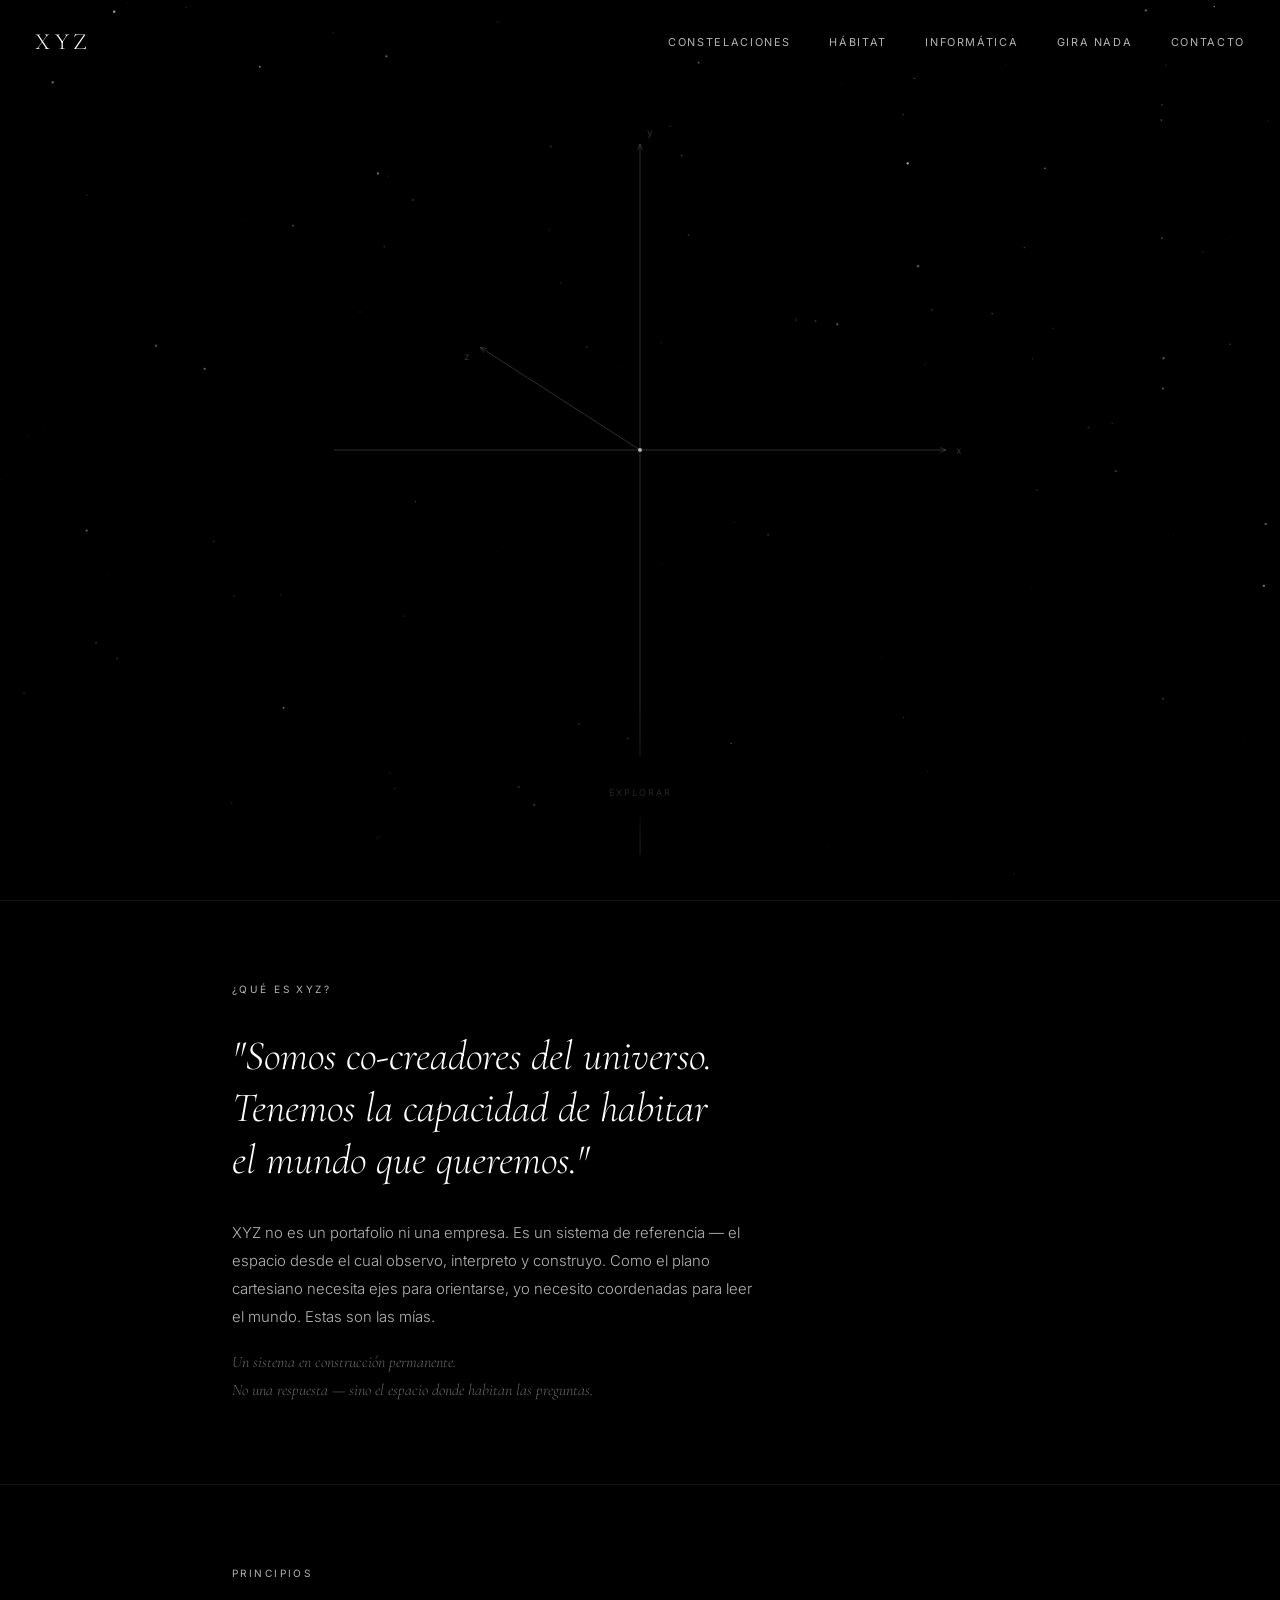
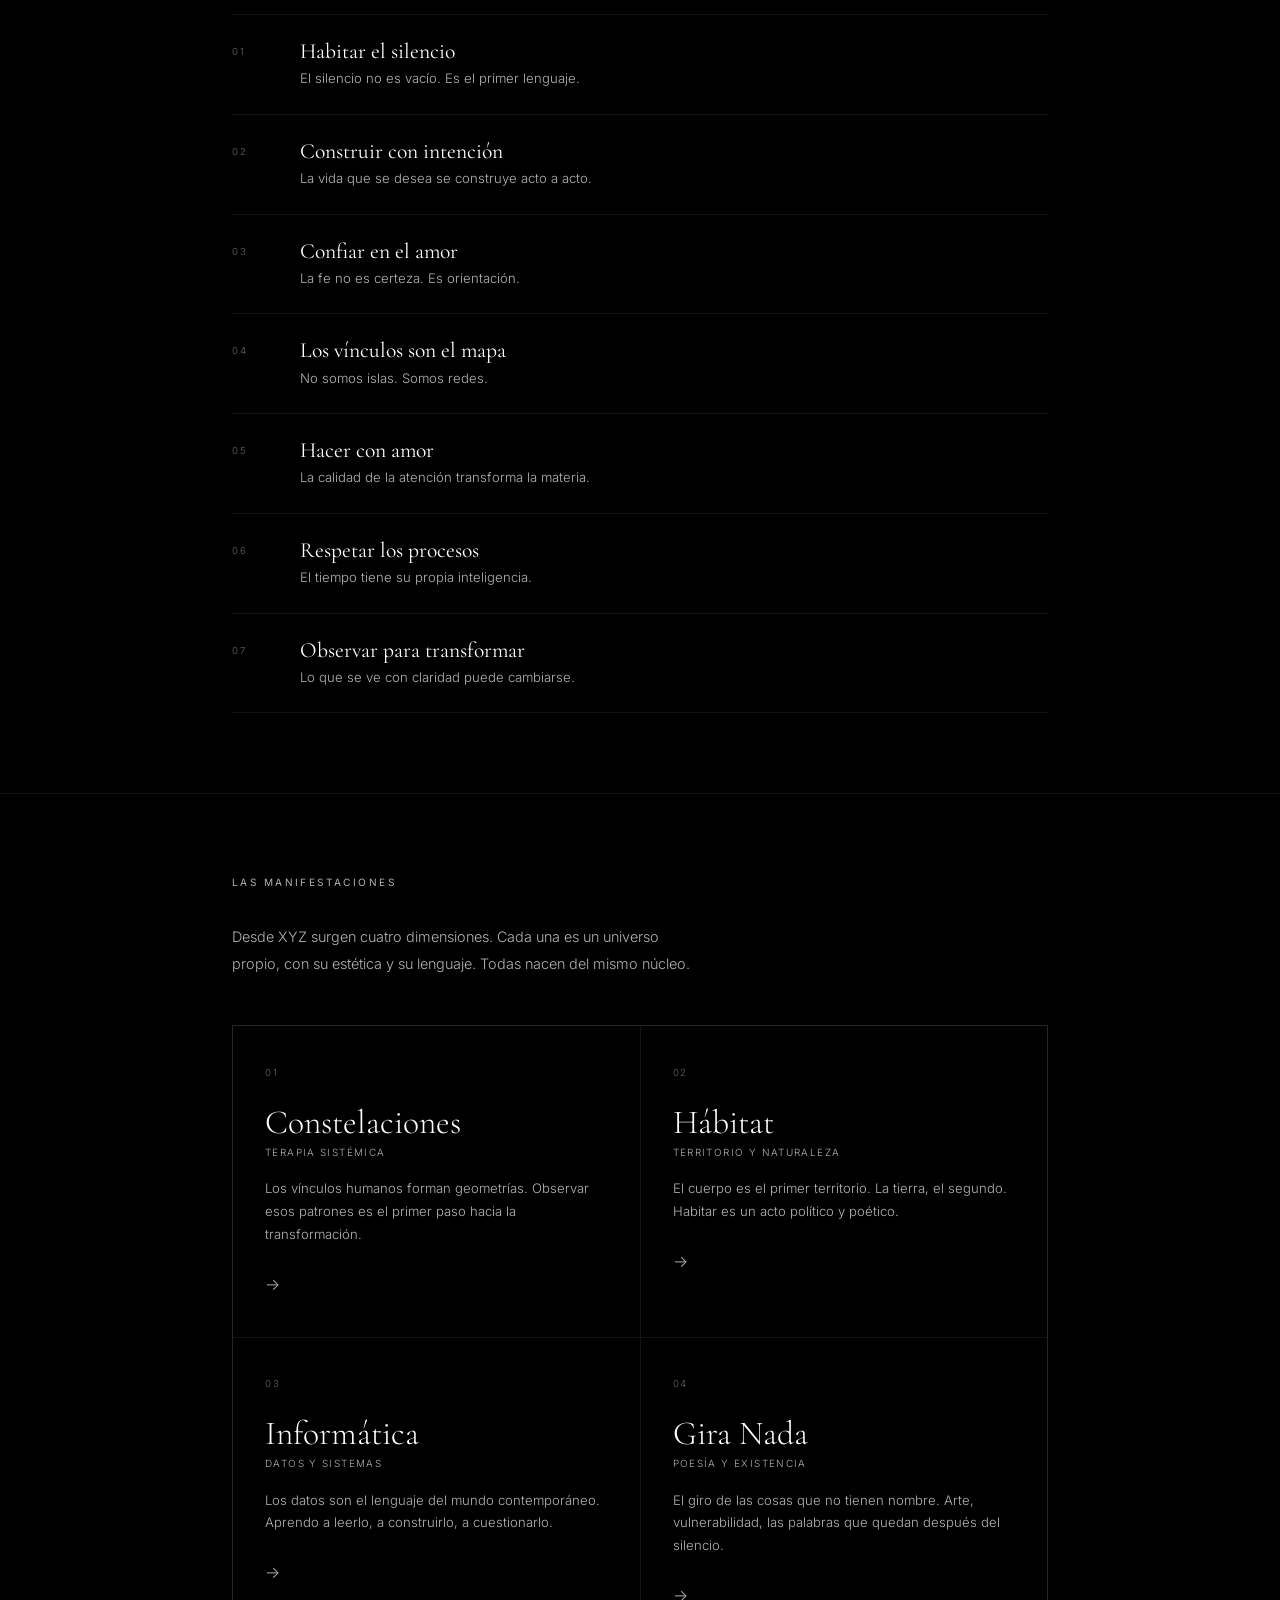
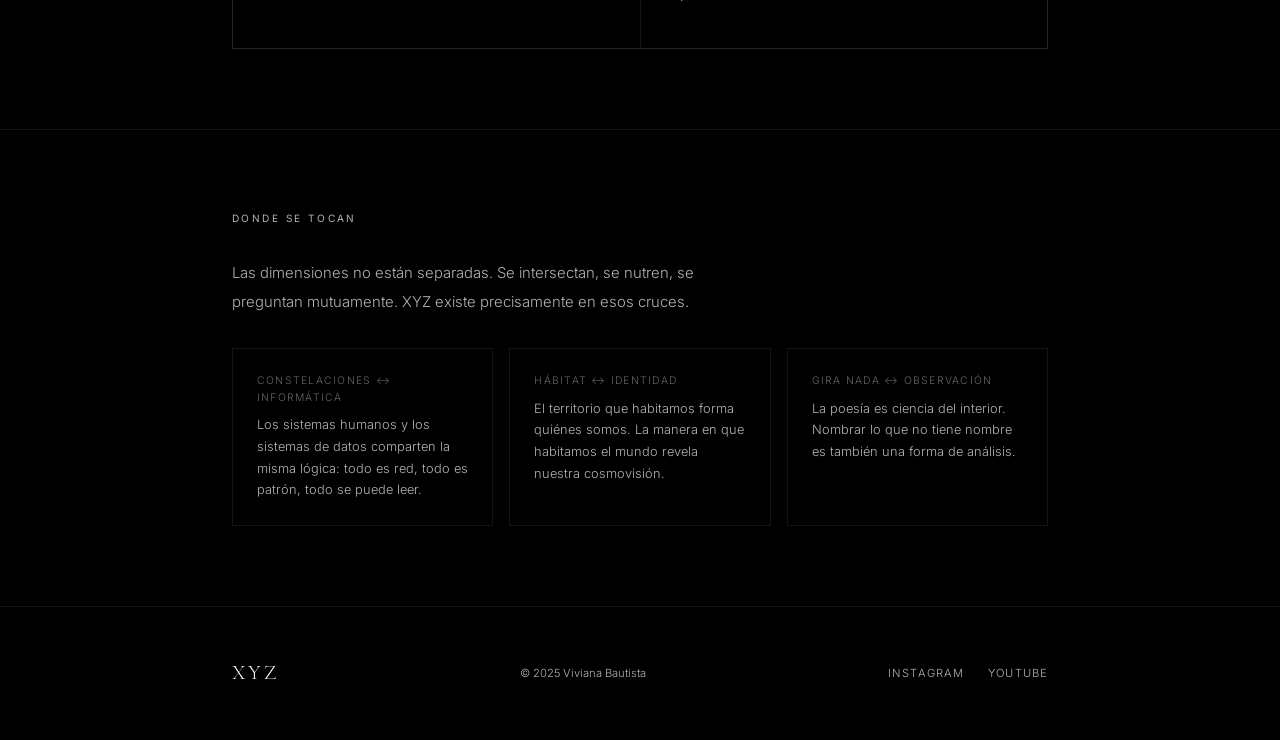
<file: index.html>
<!DOCTYPE html>
<html lang="es">
<head>
  <meta charset="UTF-8">
  <meta name="viewport" content="width=device-width, initial-scale=1.0">
  <meta name="description" content="XYZ es el sistema de referencia desde el cual Viviana Bautista observa, interpreta y habita el mundo.">
  <title>XYZ — Viviana Bautista</title>
  <link rel="preconnect" href="https://fonts.googleapis.com">
  <link rel="preconnect" href="https://fonts.gstatic.com" crossorigin>
  <link href="https://fonts.googleapis.com/css2?family=Cormorant+Garamond:ital,wght@0,300;0,400;1,300;1,400&family=Inter:wght@300;400&display=swap" rel="stylesheet">
  <link rel="stylesheet" href="css/base.css">
  <link rel="stylesheet" href="css/home.css">
</head>
<body class="home">

  <!-- Navegación -->
  <nav class="nav" id="nav" aria-label="Navegación principal">
    <a href="/" class="nav-logo" aria-label="XYZ — Inicio">XYZ</a>
    <button class="nav-toggle" id="navToggle" aria-label="Abrir menú" aria-expanded="false">
      <span></span><span></span><span></span>
    </button>
    <div class="nav-links" id="navLinks" role="menubar">
      <a href="/constelaciones/" class="nav-link" data-dim="constelaciones">Constelaciones</a>
      <a href="/habitat/" class="nav-link" data-dim="habitat">Hábitat</a>
      <a href="/informatica/" class="nav-link" data-dim="informatica">Informática</a>
      <a href="/gira-nada/" class="nav-link" data-dim="giranada">Gira Nada</a>
      <a href="/contacto/" class="nav-link">Contacto</a>
    </div>
  </nav>

  <!-- Canvas cosmos (fondo fijo) -->
  <canvas id="cosmos" aria-hidden="true"></canvas>

  <!-- Hero -->
  <section class="hero" id="hero" aria-label="Presentación">
    <div class="hero-content">
      <div class="hero-identity" id="heroIdentity">
        <h1 class="hero-xyz">XYZ</h1>
        <p class="hero-name">Viviana Bautista</p>
      </div>
      <p class="hero-tagline" id="heroTagline">
        Sistema de referencia desde el cual<br>
        observo, interpreto y habito el mundo.
      </p>
    </div>
    <a href="#sobre-xyz" class="scroll-cue" aria-label="Continuar explorando">
      <span class="scroll-cue-label">Explorar</span>
      <span class="scroll-cue-line"></span>
    </a>
    <div class="hero-fade" aria-hidden="true"></div>
  </section>

  <!-- Sobre XYZ -->
  <section class="content-section" id="sobre-xyz" aria-label="Qué es XYZ">
    <div class="container">
      <div class="section-label">¿Qué es XYZ?</div>
      <blockquote class="xyz-quote">
        "Somos co-creadores del universo.<br>
        Tenemos la capacidad de habitar<br>
        el mundo que queremos."
      </blockquote>
      <p class="xyz-description">
        XYZ no es un portafolio ni una empresa. Es un sistema de referencia —
        el espacio desde el cual observo, interpreto y construyo. Como el plano
        cartesiano necesita ejes para orientarse, yo necesito coordenadas para
        leer el mundo. Estas son las mías.
      </p>
      <p class="xyz-note">
        Un sistema en construcción permanente.<br>
        No una respuesta — sino el espacio donde habitan las preguntas.
      </p>
    </div>
  </section>

  <!-- Principios -->
  <section class="content-section" id="principios" aria-label="Principios">
    <div class="container">
      <div class="section-label">Principios</div>
      <ol class="principios-list" role="list">
        <li class="principio-item">
          <span class="principio-num">01</span>
          <div>
            <strong class="principio-titulo">Habitar el silencio</strong>
            <p class="principio-desc">El silencio no es vacío. Es el primer lenguaje.</p>
          </div>
        </li>
        <li class="principio-item">
          <span class="principio-num">02</span>
          <div>
            <strong class="principio-titulo">Construir con intención</strong>
            <p class="principio-desc">La vida que se desea se construye acto a acto.</p>
          </div>
        </li>
        <li class="principio-item">
          <span class="principio-num">03</span>
          <div>
            <strong class="principio-titulo">Confiar en el amor</strong>
            <p class="principio-desc">La fe no es certeza. Es orientación.</p>
          </div>
        </li>
        <li class="principio-item">
          <span class="principio-num">04</span>
          <div>
            <strong class="principio-titulo">Los vínculos son el mapa</strong>
            <p class="principio-desc">No somos islas. Somos redes.</p>
          </div>
        </li>
        <li class="principio-item">
          <span class="principio-num">05</span>
          <div>
            <strong class="principio-titulo">Hacer con amor</strong>
            <p class="principio-desc">La calidad de la atención transforma la materia.</p>
          </div>
        </li>
        <li class="principio-item">
          <span class="principio-num">06</span>
          <div>
            <strong class="principio-titulo">Respetar los procesos</strong>
            <p class="principio-desc">El tiempo tiene su propia inteligencia.</p>
          </div>
        </li>
        <li class="principio-item">
          <span class="principio-num">07</span>
          <div>
            <strong class="principio-titulo">Observar para transformar</strong>
            <p class="principio-desc">Lo que se ve con claridad puede cambiarse.</p>
          </div>
        </li>
      </ol>
    </div>
  </section>

  <!-- Dimensiones -->
  <section class="content-section" id="dimensiones" aria-label="Las manifestaciones">
    <div class="container">
      <div class="section-label">Las manifestaciones</div>
      <p class="dimensiones-intro">
        Desde XYZ surgen cuatro dimensiones. Cada una es un universo propio,
        con su estética y su lenguaje. Todas nacen del mismo núcleo.
      </p>
      <div class="dimensiones-grid" role="list">

        <a href="/constelaciones/" class="dim-card" data-dim="constelaciones" role="listitem">
          <div class="dim-card-accent" aria-hidden="true"></div>
          <span class="dim-card-num">01</span>
          <h2 class="dim-card-title">Constelaciones</h2>
          <p class="dim-card-sub">Terapia sistémica</p>
          <p class="dim-card-desc">
            Los vínculos humanos forman geometrías. Observar esos patrones
            es el primer paso hacia la transformación.
          </p>
          <span class="dim-card-arrow">→</span>
        </a>

        <a href="/habitat/" class="dim-card" data-dim="habitat" role="listitem">
          <div class="dim-card-accent" aria-hidden="true"></div>
          <span class="dim-card-num">02</span>
          <h2 class="dim-card-title">Hábitat</h2>
          <p class="dim-card-sub">Territorio y naturaleza</p>
          <p class="dim-card-desc">
            El cuerpo es el primer territorio. La tierra, el segundo.
            Habitar es un acto político y poético.
          </p>
          <span class="dim-card-arrow">→</span>
        </a>

        <a href="/informatica/" class="dim-card" data-dim="informatica" role="listitem">
          <div class="dim-card-accent" aria-hidden="true"></div>
          <span class="dim-card-num">03</span>
          <h2 class="dim-card-title">Informática</h2>
          <p class="dim-card-sub">Datos y sistemas</p>
          <p class="dim-card-desc">
            Los datos son el lenguaje del mundo contemporáneo.
            Aprendo a leerlo, a construirlo, a cuestionarlo.
          </p>
          <span class="dim-card-arrow">→</span>
        </a>

        <a href="/gira-nada/" class="dim-card" data-dim="giranada" role="listitem">
          <div class="dim-card-accent" aria-hidden="true"></div>
          <span class="dim-card-num">04</span>
          <h2 class="dim-card-title">Gira Nada</h2>
          <p class="dim-card-sub">Poesía y existencia</p>
          <p class="dim-card-desc">
            El giro de las cosas que no tienen nombre.
            Arte, vulnerabilidad, las palabras que quedan después del silencio.
          </p>
          <span class="dim-card-arrow">→</span>
        </a>

      </div>
    </div>
  </section>

  <!-- Intersecciones -->
  <section class="content-section" id="intersecciones" aria-label="Intersecciones">
    <div class="container">
      <div class="section-label">Donde se tocan</div>
      <p class="xyz-description">
        Las dimensiones no están separadas. Se intersectan, se nutren, se preguntan mutuamente.
        XYZ existe precisamente en esos cruces.
      </p>
      <div class="intersecciones-grid">
        <div class="interseccion-item">
          <p class="interseccion-label">Constelaciones ↔ Informática</p>
          <p class="interseccion-desc">Los sistemas humanos y los sistemas de datos comparten la misma lógica: todo es red, todo es patrón, todo se puede leer.</p>
        </div>
        <div class="interseccion-item">
          <p class="interseccion-label">Hábitat ↔ Identidad</p>
          <p class="interseccion-desc">El territorio que habitamos forma quiénes somos. La manera en que habitamos el mundo revela nuestra cosmovisión.</p>
        </div>
        <div class="interseccion-item">
          <p class="interseccion-label">Gira Nada ↔ Observación</p>
          <p class="interseccion-desc">La poesía es ciencia del interior. Nombrar lo que no tiene nombre es también una forma de análisis.</p>
        </div>
      </div>
    </div>
  </section>

  <!-- Footer -->
  <footer class="footer">
    <div class="container">
      <p class="footer-xyz">XYZ</p>
      <p class="footer-copy">© 2025 Viviana Bautista</p>
      <div class="footer-socials">
        <a href="https://www.instagram.com/vivianabautista.xyz/" target="_blank" rel="noopener noreferrer">Instagram</a>
        <a href="https://www.youtube.com/@vivianabautistaxyz" target="_blank" rel="noopener noreferrer">YouTube</a>
      </div>
    </div>
  </footer>

  <script src="js/cosmos.js"></script>
  <script src="js/nav.js"></script>
</body>
</html>
</file>
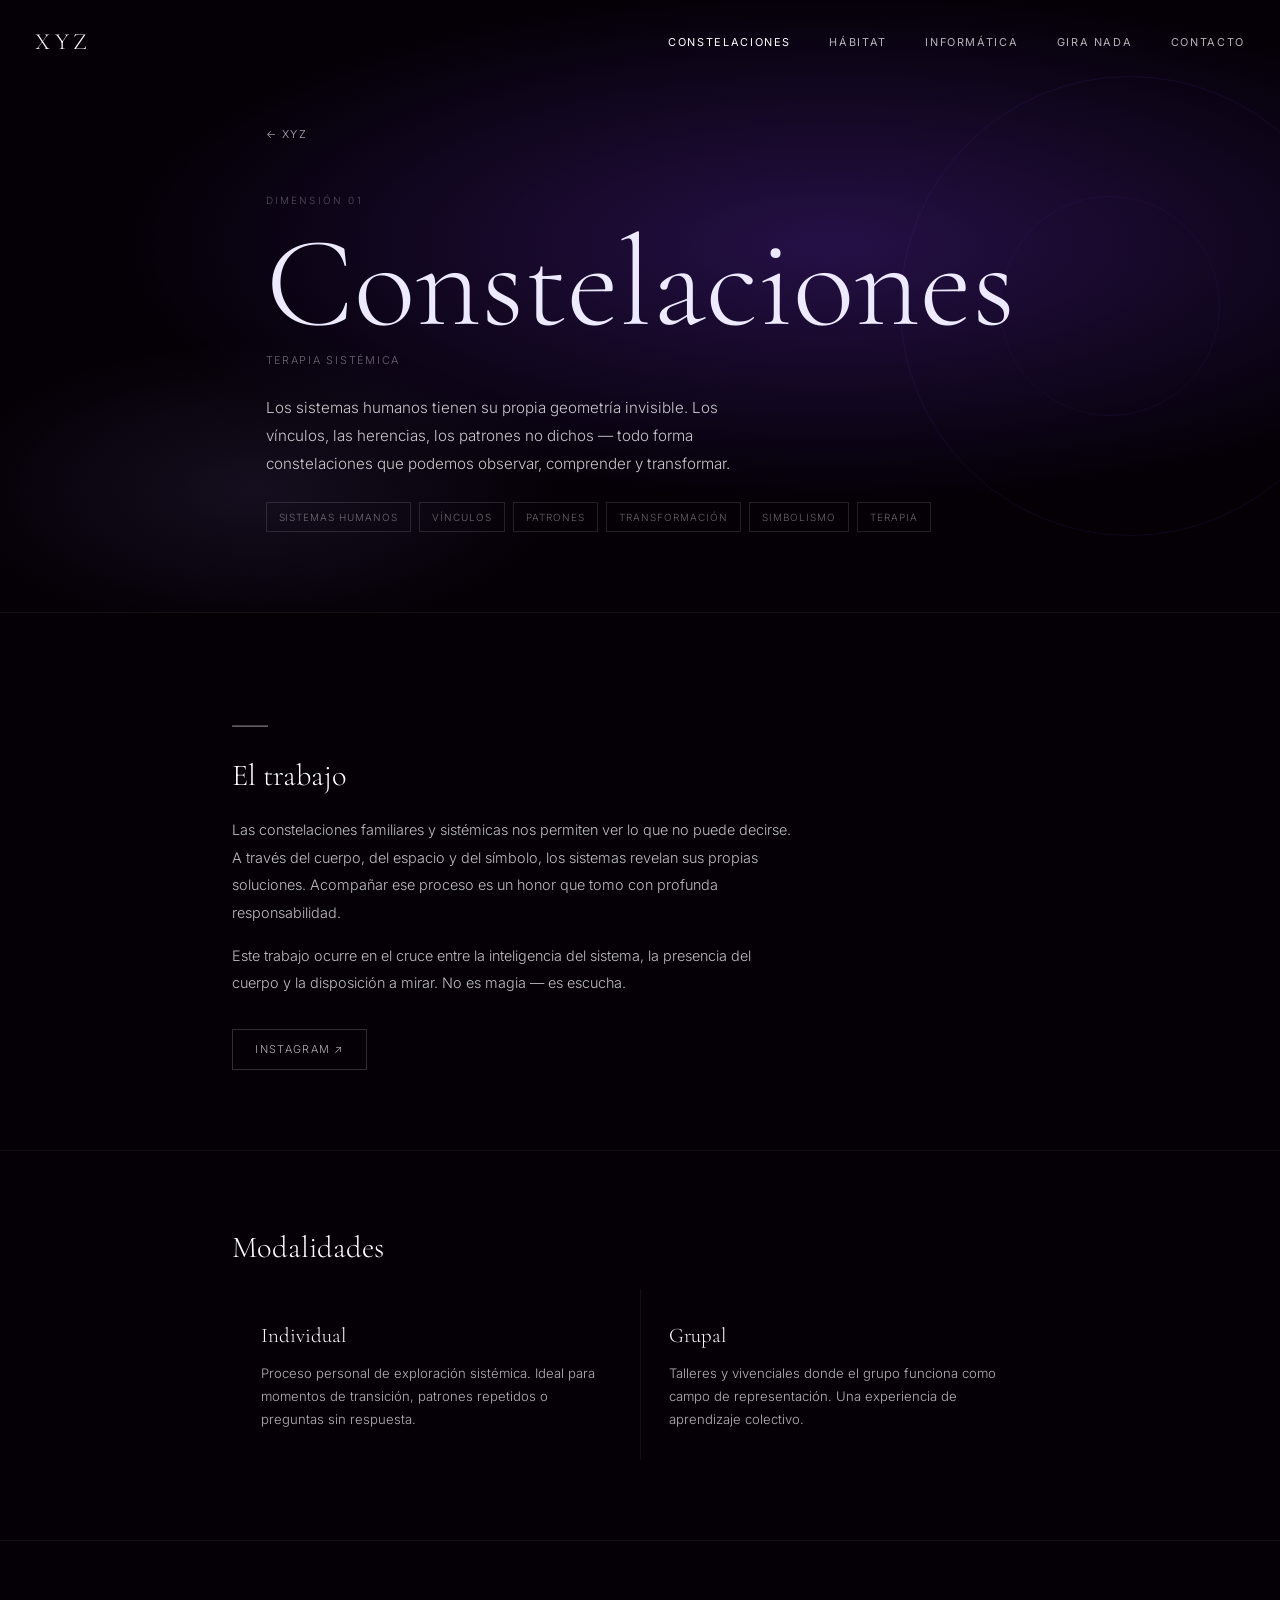
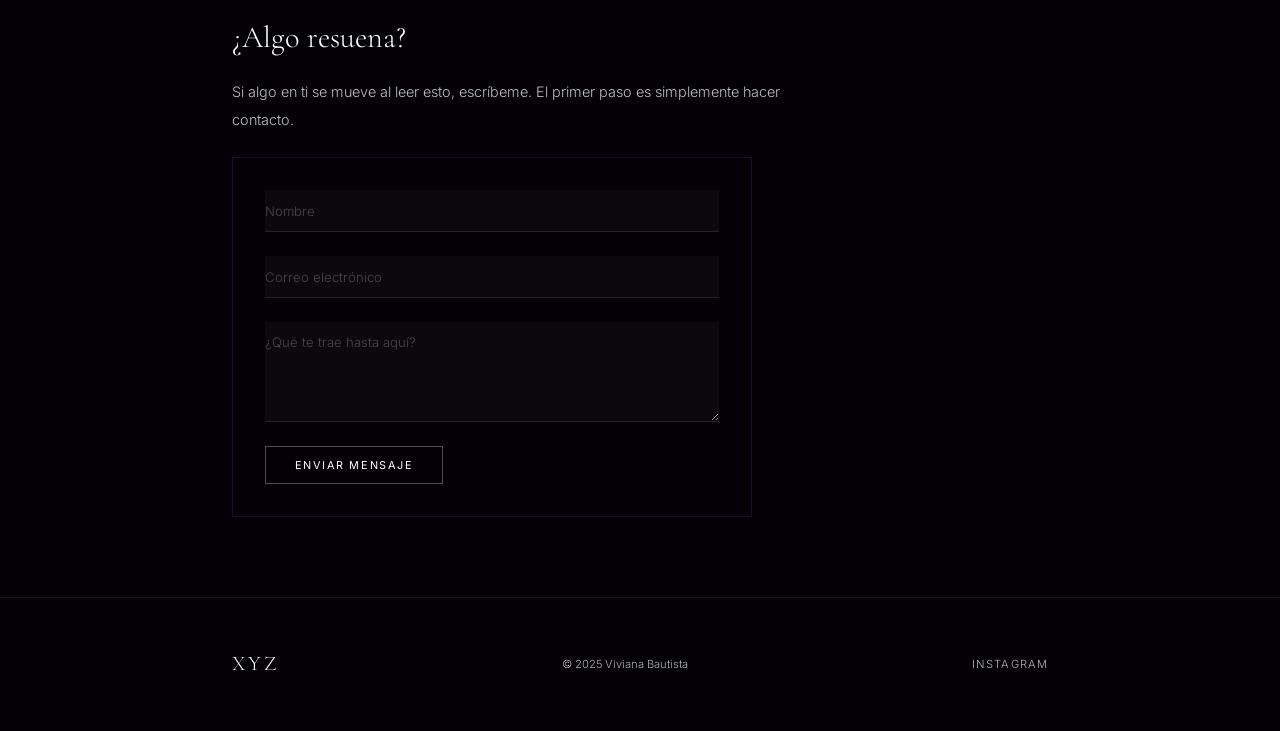
<file: constelaciones/index.html>
<!DOCTYPE html>
<html lang="es">
<head>
  <meta charset="UTF-8">
  <meta name="viewport" content="width=device-width, initial-scale=1.0">
  <meta name="description" content="Constelaciones y Terapia Sistémica — una dimensión de XYZ por Viviana Bautista.">
  <title>Constelaciones — XYZ</title>
  <link rel="preconnect" href="https://fonts.googleapis.com">
  <link rel="preconnect" href="https://fonts.gstatic.com" crossorigin>
  <link href="https://fonts.googleapis.com/css2?family=Cormorant+Garamond:ital,wght@0,300;0,400;1,300;1,400&family=Inter:wght@300;400&display=swap" rel="stylesheet">
  <link rel="stylesheet" href="../css/base.css">
  <link rel="stylesheet" href="../css/dimension.css">
  <style>
    body { background: var(--constelaciones-bg); }

    .dim-hero-bg {
      background:
        radial-gradient(ellipse 80% 60% at 65% 40%, rgba(124,58,237,0.28) 0%, transparent 70%),
        radial-gradient(ellipse 40% 40% at 20% 80%, rgba(167,139,250,0.1) 0%, transparent 60%);
    }

    .dim-hero-title { color: #ede9fe; }

    .dim-rule { background: var(--constelaciones-light); }

    .dim-btn:hover,
    .dim-social:hover {
      border-color: var(--constelaciones-light);
    }

    /* Círculo decorativo */
    .dim-hero::after {
      content: '';
      position: absolute;
      right: -80px; top: 50%;
      transform: translateY(-50%);
      width: 460px; height: 460px;
      border: 1px solid rgba(124,58,237,0.1);
      border-radius: 50%;
      pointer-events: none;
    }

    .dim-hero::before {
      content: '';
      position: absolute;
      right: 60px; top: 50%;
      transform: translateY(-50%);
      width: 220px; height: 220px;
      border: 1px solid rgba(124,58,237,0.07);
      border-radius: 50%;
      pointer-events: none;
    }

    /* Override: z-index para que el contenido quede sobre los círculos */
    .dim-hero .container { z-index: 2; }

    @media (max-width: 768px) {
      .dim-hero::after, .dim-hero::before { display: none; }
    }
  </style>
</head>
<body class="dim-page">

  <nav class="nav scrolled" id="nav">
    <a href="/" class="nav-logo">XYZ</a>
    <button class="nav-toggle" id="navToggle" aria-label="Abrir menú" aria-expanded="false">
      <span></span><span></span><span></span>
    </button>
    <div class="nav-links" id="navLinks">
      <a href="/constelaciones/" class="nav-link active">Constelaciones</a>
      <a href="/habitat/" class="nav-link">Hábitat</a>
      <a href="/informatica/" class="nav-link">Informática</a>
      <a href="/gira-nada/" class="nav-link">Gira Nada</a>
      <a href="/contacto/" class="nav-link">Contacto</a>
    </div>
  </nav>

  <section class="dim-hero">
    <div class="dim-hero-bg"></div>
    <div class="container">
      <a href="/" class="dim-back">← XYZ</a>
      <p class="dim-hero-num">Dimensión 01</p>
      <h1 class="dim-hero-title">Conste&shy;laciones</h1>
      <p class="dim-hero-subtitle">Terapia Sistémica</p>
      <p class="dim-hero-desc">
        Los sistemas humanos tienen su propia geometría invisible. Los vínculos,
        las herencias, los patrones no dichos — todo forma constelaciones
        que podemos observar, comprender y transformar.
      </p>
      <div class="dim-tags">
        <span class="dim-tag">Sistemas humanos</span>
        <span class="dim-tag">Vínculos</span>
        <span class="dim-tag">Patrones</span>
        <span class="dim-tag">Transformación</span>
        <span class="dim-tag">Simbolismo</span>
        <span class="dim-tag">Terapia</span>
      </div>
    </div>
  </section>

  <main>
    <section class="dim-section" style="background: var(--constelaciones-bg);">
      <div class="container">
        <hr class="dim-rule">
        <h2 class="dim-section-title">El trabajo</h2>
        <p class="dim-section-text">
          Las constelaciones familiares y sistémicas nos permiten ver lo que no puede decirse.
          A través del cuerpo, del espacio y del símbolo, los sistemas revelan sus propias soluciones.
          Acompañar ese proceso es un honor que tomo con profunda responsabilidad.
        </p>
        <p class="dim-section-text" style="margin-top: 1rem;">
          Este trabajo ocurre en el cruce entre la inteligencia del sistema, la presencia del cuerpo
          y la disposición a mirar. No es magia — es escucha.
        </p>
        <div class="dim-socials">
          <a href="https://www.instagram.com/xyz.constelaciones/" target="_blank" rel="noopener noreferrer" class="dim-social">
            Instagram ↗
          </a>
        </div>
      </div>
    </section>

    <section class="dim-section" style="background: var(--constelaciones-bg);">
      <div class="container">
        <h2 class="dim-section-title">Modalidades</h2>
        <div style="display: grid; grid-template-columns: 1fr 1fr; gap: 1px; background: rgba(255,255,255,0.06); margin-top: 1.5rem;">
          <div style="background: var(--constelaciones-bg); padding: 1.8rem;">
            <p style="font-family: var(--font-display); font-size: 1.3rem; font-weight: 300; margin-bottom: 0.5rem;">Individual</p>
            <p style="font-size: 0.82rem; color: rgba(255,255,255,0.7); line-height: 1.75;">
              Proceso personal de exploración sistémica. Ideal para momentos de transición,
              patrones repetidos o preguntas sin respuesta.
            </p>
          </div>
          <div style="background: var(--constelaciones-bg); padding: 1.8rem;">
            <p style="font-family: var(--font-display); font-size: 1.3rem; font-weight: 300; margin-bottom: 0.5rem;">Grupal</p>
            <p style="font-size: 0.82rem; color: rgba(255,255,255,0.7); line-height: 1.75;">
              Talleres y vivenciales donde el grupo funciona como campo de representación.
              Una experiencia de aprendizaje colectivo.
            </p>
          </div>
        </div>
      </div>
    </section>

    <section class="dim-section" style="background: var(--constelaciones-bg);">
      <div class="container">
        <h2 class="dim-section-title">¿Algo resuena?</h2>
        <p class="dim-section-text" style="margin-bottom: 0;">
          Si algo en ti se mueve al leer esto, escríbeme.
          El primer paso es simplemente hacer contacto.
        </p>
        <div class="dim-form-wrap" style="border-color: rgba(124,58,237,0.2);">
          <input type="text"  class="dim-input"    placeholder="Nombre">
          <input type="email" class="dim-input"    placeholder="Correo electrónico">
          <textarea           class="dim-textarea" placeholder="¿Qué te trae hasta aquí?"></textarea>
          <button class="dim-btn" type="button">Enviar mensaje</button>
        </div>
      </div>
    </section>
  </main>

  <footer class="footer" style="background: var(--constelaciones-bg);">
    <div class="container">
      <p class="footer-xyz">XYZ</p>
      <p class="footer-copy">© 2025 Viviana Bautista</p>
      <div class="footer-socials">
        <a href="https://www.instagram.com/xyz.constelaciones/" target="_blank" rel="noopener noreferrer">Instagram</a>
      </div>
    </div>
  </footer>

  <script src="../js/nav.js"></script>
</body>
</html>
</file>
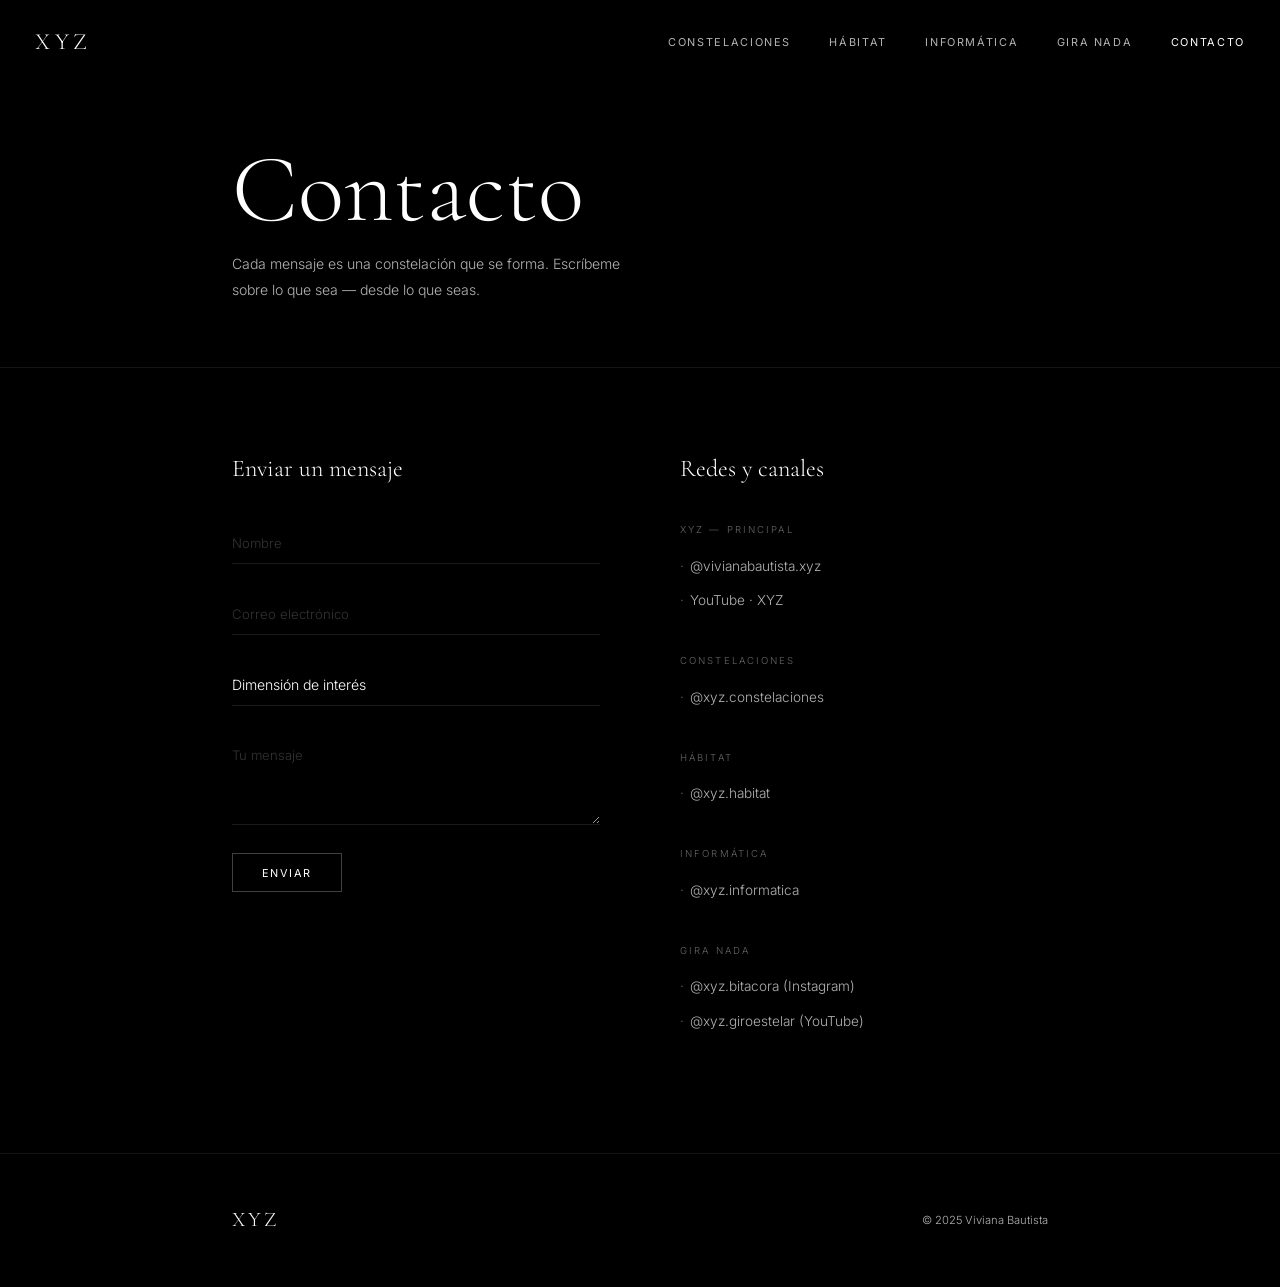
<file: contacto/index.html>
<!DOCTYPE html>
<html lang="es">
<head>
  <meta charset="UTF-8">
  <meta name="viewport" content="width=device-width, initial-scale=1.0">
  <meta name="description" content="Contacto — XYZ por Viviana Bautista.">
  <title>Contacto — XYZ</title>
  <link rel="preconnect" href="https://fonts.googleapis.com">
  <link rel="preconnect" href="https://fonts.gstatic.com" crossorigin>
  <link href="https://fonts.googleapis.com/css2?family=Cormorant+Garamond:ital,wght@0,300;0,400;1,300;1,400&family=Inter:wght@300;400&display=swap" rel="stylesheet">
  <link rel="stylesheet" href="../css/base.css">
  <style>
    .contact-page {
      min-height: 100vh;
      display: flex;
      flex-direction: column;
    }

    .contact-hero {
      padding: 9rem 0 4rem;
      border-bottom: 1px solid var(--border);
    }

    .contact-title {
      font-family: var(--font-display);
      font-size: clamp(3rem, 8vw, 6rem);
      font-weight: 300;
      margin-bottom: 1rem;
      line-height: 0.95;
    }

    .contact-sub {
      font-size: 0.88rem;
      color: var(--text-muted);
      max-width: 420px;
      line-height: 1.85;
    }

    .contact-main {
      padding: 5rem 0;
      flex: 1;
    }

    .contact-grid {
      display: grid;
      grid-template-columns: 1fr 1fr;
      gap: var(--s6);
    }

    .contact-form-wrap h2,
    .contact-links-wrap h2 {
      font-family: var(--font-display);
      font-size: 1.5rem;
      font-weight: 300;
      margin-bottom: 2rem;
    }

    .contact-input,
    .contact-textarea {
      width: 100%;
      background: transparent;
      border: none;
      border-bottom: 1px solid rgba(255,255,255,0.1);
      padding: 0.75rem 0;
      color: var(--text);
      font-family: var(--font-body);
      font-weight: 300;
      font-size: 0.88rem;
      margin-bottom: 1.8rem;
      outline: none;
      transition: border-color var(--ease);
      display: block;
    }

    .contact-input:focus,
    .contact-textarea:focus {
      border-bottom-color: rgba(255,255,255,0.4);
    }

    .contact-input::placeholder,
    .contact-textarea::placeholder {
      color: rgba(255,255,255,0.2);
      font-size: 0.82rem;
    }

    .contact-textarea { min-height: 90px; resize: vertical; }

    .contact-btn {
      background: transparent;
      color: var(--text);
      border: 1px solid rgba(255,255,255,0.25);
      padding: 0.72rem 1.8rem;
      font-family: var(--font-body);
      font-size: 0.68rem;
      letter-spacing: 0.14em;
      text-transform: uppercase;
      transition: all var(--ease);
    }

    .contact-btn:hover {
      background: rgba(255,255,255,0.05);
      border-color: rgba(255,255,255,0.55);
    }

    .contact-link-group {
      margin-bottom: 2.5rem;
    }

    .contact-link-group-label {
      font-size: 0.6rem;
      letter-spacing: 0.22em;
      text-transform: uppercase;
      color: var(--text-subtle);
      margin-bottom: 1rem;
    }

    .contact-link-list {
      list-style: none;
      display: flex;
      flex-direction: column;
      gap: 0.65rem;
    }

    .contact-link-list a {
      font-size: 0.85rem;
      color: var(--text-muted);
      transition: color var(--ease);
      display: flex;
      align-items: center;
      gap: 0.4rem;
    }

    .contact-link-list a:hover { color: var(--text); }

    .contact-link-list a::before {
      content: '·';
      color: var(--text-subtle);
    }

    @media (max-width: 768px) {
      .contact-grid {
        grid-template-columns: 1fr;
        gap: 3rem;
      }
    }
  </style>
</head>
<body class="contact-page">

  <nav class="nav scrolled" id="nav">
    <a href="/" class="nav-logo">XYZ</a>
    <button class="nav-toggle" id="navToggle" aria-label="Abrir menú" aria-expanded="false">
      <span></span><span></span><span></span>
    </button>
    <div class="nav-links" id="navLinks">
      <a href="/constelaciones/" class="nav-link">Constelaciones</a>
      <a href="/habitat/" class="nav-link">Hábitat</a>
      <a href="/informatica/" class="nav-link">Informática</a>
      <a href="/gira-nada/" class="nav-link">Gira Nada</a>
      <a href="/contacto/" class="nav-link active">Contacto</a>
    </div>
  </nav>

  <header class="contact-hero">
    <div class="container">
      <h1 class="contact-title">Contacto</h1>
      <p class="contact-sub">
        Cada mensaje es una constelación que se forma.
        Escríbeme sobre lo que sea — desde lo que seas.
      </p>
    </div>
  </header>

  <main class="contact-main">
    <div class="container">
      <div class="contact-grid">

        <div class="contact-form-wrap">
          <h2>Enviar un mensaje</h2>
          <input type="text"  class="contact-input"    placeholder="Nombre">
          <input type="email" class="contact-input"    placeholder="Correo electrónico">
          <select class="contact-input" style="appearance: none; cursor: pointer;">
            <option value="" disabled selected style="background:#000">Dimensión de interés</option>
            <option value="constelaciones">Constelaciones</option>
            <option value="habitat">Hábitat</option>
            <option value="informatica">Informática</option>
            <option value="giranada">Gira Nada</option>
            <option value="general">General · XYZ</option>
          </select>
          <textarea class="contact-textarea" placeholder="Tu mensaje"></textarea>
          <button class="contact-btn" type="button">Enviar</button>
        </div>

        <div class="contact-links-wrap">
          <h2>Redes y canales</h2>

          <div class="contact-link-group">
            <p class="contact-link-group-label">XYZ — Principal</p>
            <ul class="contact-link-list">
              <li><a href="https://www.instagram.com/vivianabautista.xyz/" target="_blank" rel="noopener">@vivianabautista.xyz</a></li>
              <li><a href="https://www.youtube.com/@vivianabautistaxyz" target="_blank" rel="noopener">YouTube · XYZ</a></li>
            </ul>
          </div>

          <div class="contact-link-group">
            <p class="contact-link-group-label">Constelaciones</p>
            <ul class="contact-link-list">
              <li><a href="https://www.instagram.com/xyz.constelaciones/" target="_blank" rel="noopener">@xyz.constelaciones</a></li>
            </ul>
          </div>

          <div class="contact-link-group">
            <p class="contact-link-group-label">Hábitat</p>
            <ul class="contact-link-list">
              <li><a href="https://www.instagram.com/xyz.habitat/" target="_blank" rel="noopener">@xyz.habitat</a></li>
            </ul>
          </div>

          <div class="contact-link-group">
            <p class="contact-link-group-label">Informática</p>
            <ul class="contact-link-list">
              <li><a href="https://www.instagram.com/xyz.informatica/" target="_blank" rel="noopener">@xyz.informatica</a></li>
            </ul>
          </div>

          <div class="contact-link-group">
            <p class="contact-link-group-label">Gira Nada</p>
            <ul class="contact-link-list">
              <li><a href="https://www.instagram.com/xyz.bitacora/" target="_blank" rel="noopener">@xyz.bitacora (Instagram)</a></li>
              <li><a href="https://www.youtube.com/@xyz.giroestelar" target="_blank" rel="noopener">@xyz.giroestelar (YouTube)</a></li>
            </ul>
          </div>
        </div>

      </div>
    </div>
  </main>

  <footer class="footer">
    <div class="container">
      <p class="footer-xyz">XYZ</p>
      <p class="footer-copy">© 2025 Viviana Bautista</p>
    </div>
  </footer>

  <script src="../js/nav.js"></script>
</body>
</html>
</file>
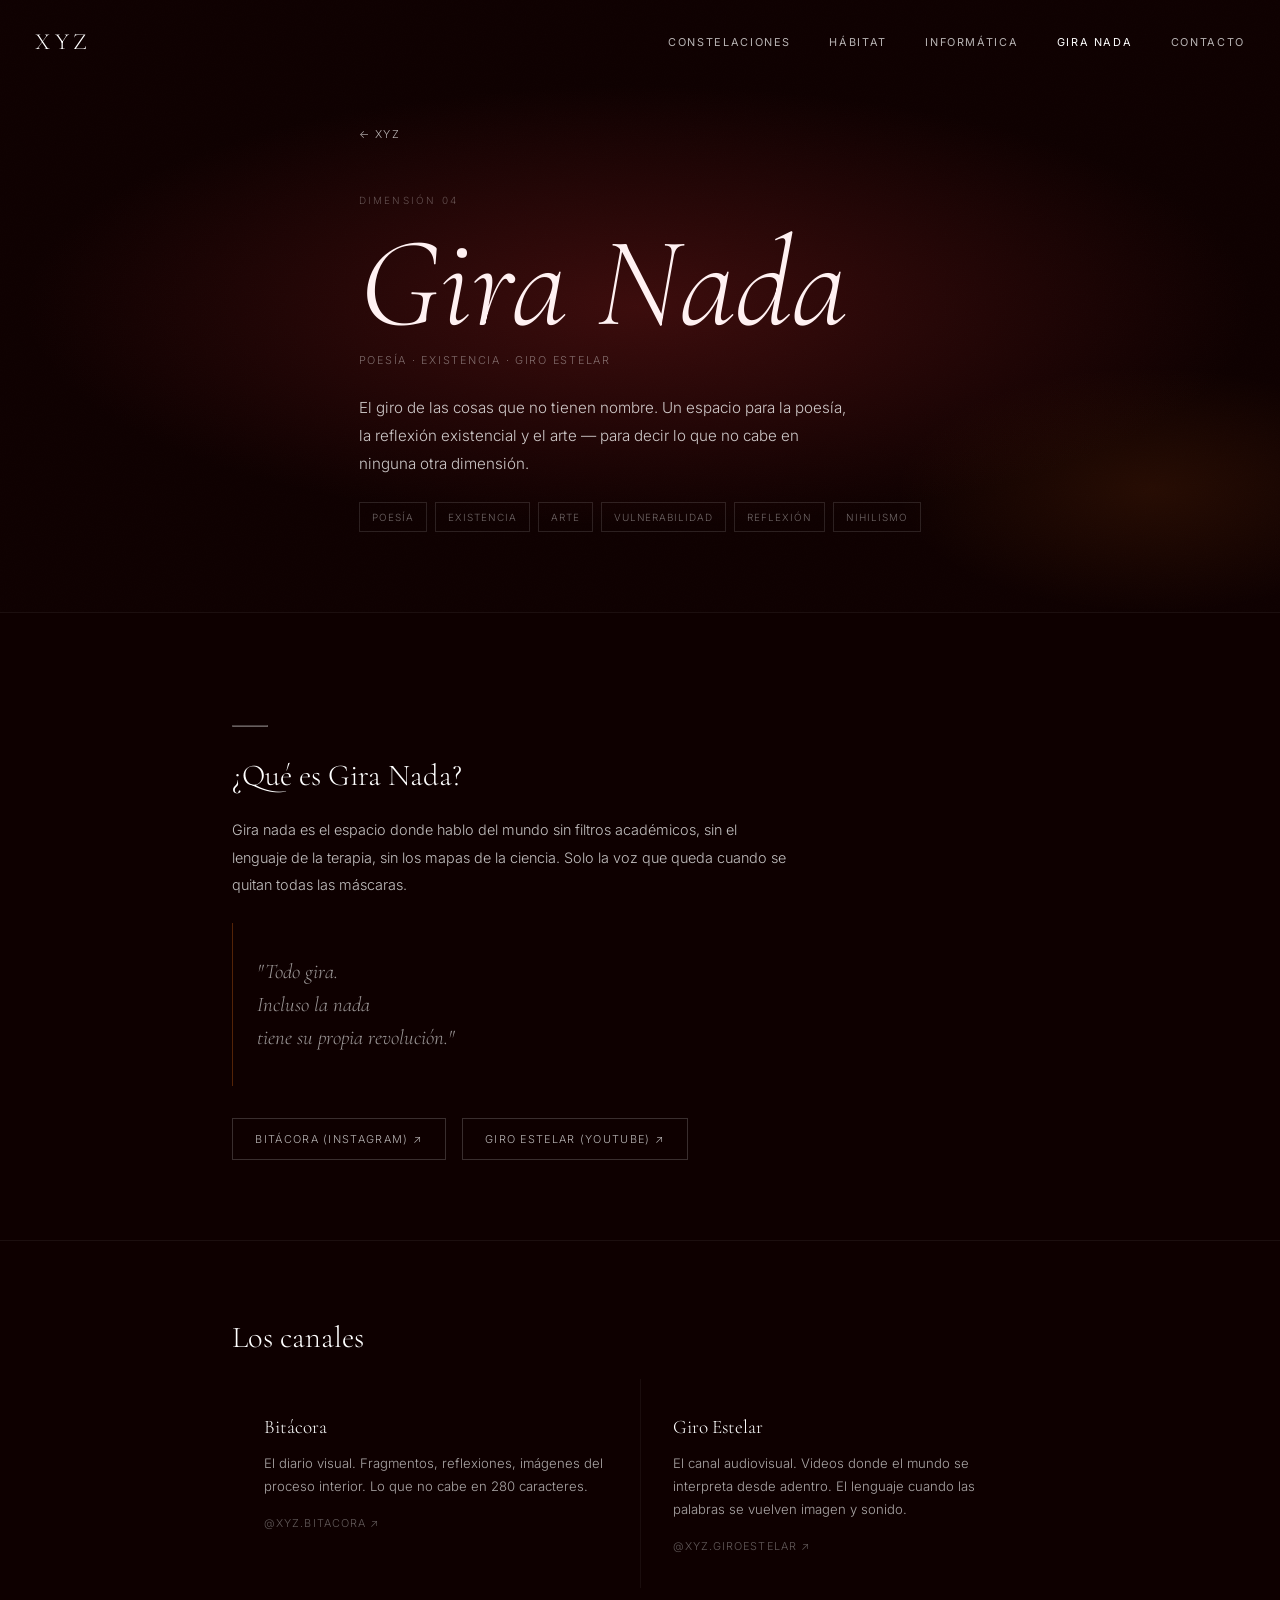
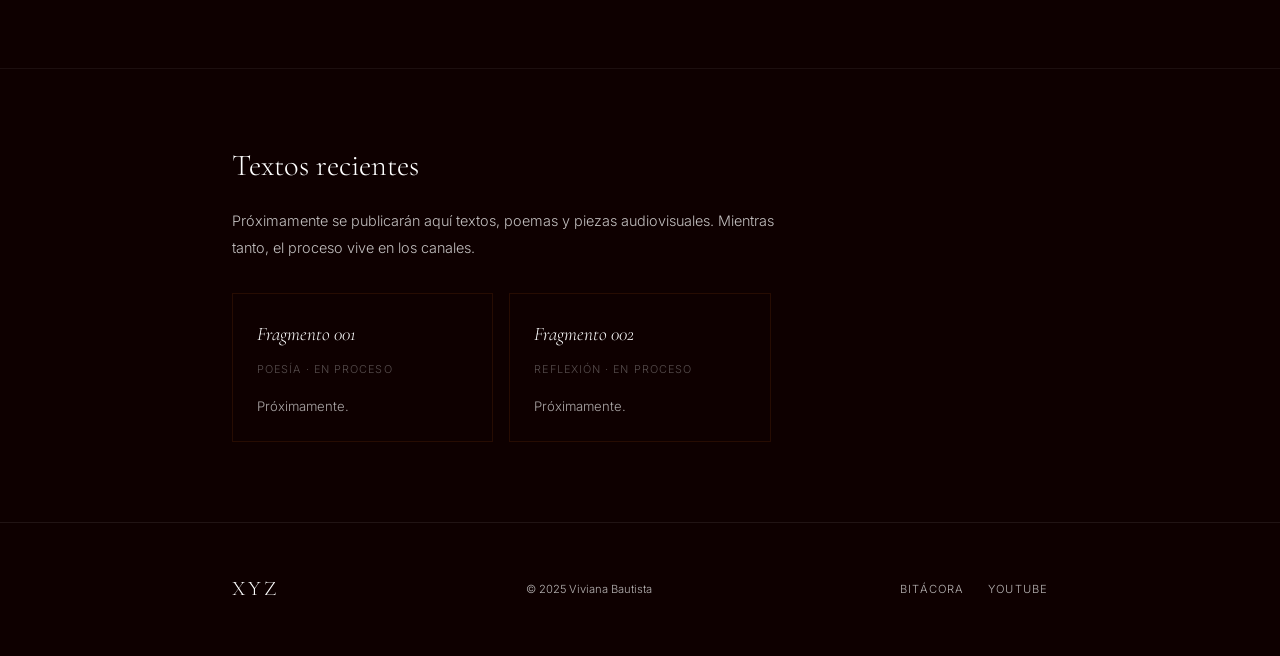
<file: gira-nada/index.html>
<!DOCTYPE html>
<html lang="es">
<head>
  <meta charset="UTF-8">
  <meta name="viewport" content="width=device-width, initial-scale=1.0">
  <meta name="description" content="Gira Nada — poesía, existencia y el giro de las cosas. Una dimensión de XYZ por Viviana Bautista.">
  <title>Gira Nada — XYZ</title>
  <link rel="preconnect" href="https://fonts.googleapis.com">
  <link rel="preconnect" href="https://fonts.gstatic.com" crossorigin>
  <link href="https://fonts.googleapis.com/css2?family=Cormorant+Garamond:ital,wght@0,300;0,400;1,300;1,400&family=Inter:wght@300;400&display=swap" rel="stylesheet">
  <link rel="stylesheet" href="../css/base.css">
  <link rel="stylesheet" href="../css/dimension.css">
  <style>
    body { background: var(--giranada-bg); }

    .dim-hero-bg {
      background:
        radial-gradient(ellipse 80% 60% at 50% 50%, rgba(127,29,29,0.4) 0%, transparent 60%),
        radial-gradient(ellipse 40% 40% at 90% 80%, rgba(249,115,22,0.1) 0%, transparent 50%);
    }

    .dim-hero-title {
      color: #fff1f2;
      font-style: italic;
    }

    .dim-rule { background: var(--giranada-light); }

    .dim-btn:hover,
    .dim-social:hover { border-color: var(--giranada-light); }

    /* Textura de ruido visual */
    .dim-hero::after {
      content: '';
      position: absolute;
      inset: 0;
      background: url("data:image/svg+xml,%3Csvg viewBox='0 0 200 200' xmlns='http://www.w3.org/2000/svg'%3E%3Cfilter id='noise'%3E%3CfeTurbulence type='fractalNoise' baseFrequency='0.9' numOctaves='4' stitchTiles='stitch'/%3E%3C/filter%3E%3Crect width='100%25' height='100%25' filter='url(%23noise)' opacity='0.04'/%3E%3C/svg%3E");
      background-size: 200px 200px;
      opacity: 0.35;
      pointer-events: none;
    }

    /* Citas poéticas */
    .poema-fragmento {
      font-family: var(--font-display);
      font-style: italic;
      font-size: 1.3rem;
      font-weight: 300;
      color: rgba(255, 255, 255, 0.6);
      line-height: 1.6;
      padding: 2rem 0;
      border-left: 1px solid rgba(249,115,22,0.3);
      padding-left: 1.5rem;
      margin: 1.5rem 0;
    }

    .gira-grid {
      display: grid;
      grid-template-columns: 1fr 1fr;
      gap: 1px;
      background: rgba(255,255,255,0.05);
      margin-top: 1.5rem;
    }

    .gira-item {
      background: var(--giranada-bg);
      padding: 2rem;
    }

    .gira-item-title {
      font-family: var(--font-display);
      font-size: 1.2rem;
      font-weight: 300;
      margin-bottom: 0.5rem;
    }

    .gira-item-text {
      font-size: 0.82rem;
      color: rgba(255,255,255,0.65);
      line-height: 1.75;
    }

    @media (max-width: 768px) {
      .gira-grid { grid-template-columns: 1fr; }
    }
  </style>
</head>
<body class="dim-page">

  <nav class="nav scrolled" id="nav">
    <a href="/" class="nav-logo">XYZ</a>
    <button class="nav-toggle" id="navToggle" aria-label="Abrir menú" aria-expanded="false">
      <span></span><span></span><span></span>
    </button>
    <div class="nav-links" id="navLinks">
      <a href="/constelaciones/" class="nav-link">Constelaciones</a>
      <a href="/habitat/" class="nav-link">Hábitat</a>
      <a href="/informatica/" class="nav-link">Informática</a>
      <a href="/gira-nada/" class="nav-link active">Gira Nada</a>
      <a href="/contacto/" class="nav-link">Contacto</a>
    </div>
  </nav>

  <section class="dim-hero">
    <div class="dim-hero-bg"></div>
    <div class="container">
      <a href="/" class="dim-back">← XYZ</a>
      <p class="dim-hero-num">Dimensión 04</p>
      <h1 class="dim-hero-title">Gira Nada</h1>
      <p class="dim-hero-subtitle">Poesía · Existencia · Giro Estelar</p>
      <p class="dim-hero-desc">
        El giro de las cosas que no tienen nombre. Un espacio para
        la poesía, la reflexión existencial y el arte —
        para decir lo que no cabe en ninguna otra dimensión.
      </p>
      <div class="dim-tags">
        <span class="dim-tag">Poesía</span>
        <span class="dim-tag">Existencia</span>
        <span class="dim-tag">Arte</span>
        <span class="dim-tag">Vulnerabilidad</span>
        <span class="dim-tag">Reflexión</span>
        <span class="dim-tag">Nihilismo</span>
      </div>
    </div>
  </section>

  <main>
    <section class="dim-section" style="background: var(--giranada-bg);">
      <div class="container">
        <hr class="dim-rule">
        <h2 class="dim-section-title">¿Qué es Gira Nada?</h2>
        <p class="dim-section-text">
          Gira nada es el espacio donde hablo del mundo sin filtros académicos,
          sin el lenguaje de la terapia, sin los mapas de la ciencia.
          Solo la voz que queda cuando se quitan todas las máscaras.
        </p>
        <blockquote class="poema-fragmento">
          "Todo gira.<br>
          Incluso la nada<br>
          tiene su propia revolución."
        </blockquote>
        <div class="dim-socials">
          <a href="https://www.instagram.com/xyz.bitacora/" target="_blank" rel="noopener noreferrer" class="dim-social">
            Bitácora (Instagram) ↗
          </a>
          <a href="https://www.youtube.com/@xyz.giroestelar" target="_blank" rel="noopener noreferrer" class="dim-social">
            Giro Estelar (YouTube) ↗
          </a>
        </div>
      </div>
    </section>

    <section class="dim-section" style="background: var(--giranada-bg);">
      <div class="container">
        <h2 class="dim-section-title">Los canales</h2>
        <div class="gira-grid">
          <div class="gira-item">
            <p class="gira-item-title">Bitácora</p>
            <p class="gira-item-text">
              El diario visual. Fragmentos, reflexiones, imágenes del proceso interior.
              Lo que no cabe en 280 caracteres.
            </p>
            <a href="https://www.instagram.com/xyz.bitacora/" target="_blank" rel="noopener noreferrer"
               style="font-size:0.68rem; letter-spacing:0.1em; text-transform:uppercase; color:rgba(255,255,255,0.35); margin-top:1rem; display:block; transition: color 0.3s;">
              @xyz.bitacora ↗
            </a>
          </div>
          <div class="gira-item">
            <p class="gira-item-title">Giro Estelar</p>
            <p class="gira-item-text">
              El canal audiovisual. Videos donde el mundo se interpreta desde adentro.
              El lenguaje cuando las palabras se vuelven imagen y sonido.
            </p>
            <a href="https://www.youtube.com/@xyz.giroestelar" target="_blank" rel="noopener noreferrer"
               style="font-size:0.68rem; letter-spacing:0.1em; text-transform:uppercase; color:rgba(255,255,255,0.35); margin-top:1rem; display:block; transition: color 0.3s;">
              @xyz.giroestelar ↗
            </a>
          </div>
        </div>
      </div>
    </section>

    <section class="dim-section" style="background: var(--giranada-bg);">
      <div class="container">
        <h2 class="dim-section-title">Textos recientes</h2>
        <p class="dim-section-text" style="margin-bottom: 2rem;">
          Próximamente se publicarán aquí textos, poemas y piezas audiovisuales.
          Mientras tanto, el proceso vive en los canales.
        </p>
        <div class="dim-projects-grid">
          <div class="dim-project-card" style="border-color: rgba(249,115,22,0.1);">
            <p class="dim-project-title" style="font-style: italic;">Fragmento 001</p>
            <p class="dim-project-meta">Poesía · En proceso</p>
            <p class="dim-project-desc">Próximamente.</p>
          </div>
          <div class="dim-project-card" style="border-color: rgba(249,115,22,0.1);">
            <p class="dim-project-title" style="font-style: italic;">Fragmento 002</p>
            <p class="dim-project-meta">Reflexión · En proceso</p>
            <p class="dim-project-desc">Próximamente.</p>
          </div>
        </div>
      </div>
    </section>
  </main>

  <footer class="footer" style="background: var(--giranada-bg);">
    <div class="container">
      <p class="footer-xyz">XYZ</p>
      <p class="footer-copy">© 2025 Viviana Bautista</p>
      <div class="footer-socials">
        <a href="https://www.instagram.com/xyz.bitacora/" target="_blank" rel="noopener noreferrer">Bitácora</a>
        <a href="https://www.youtube.com/@xyz.giroestelar" target="_blank" rel="noopener noreferrer">YouTube</a>
      </div>
    </div>
  </footer>

  <script src="../js/nav.js"></script>
</body>
</html>
</file>
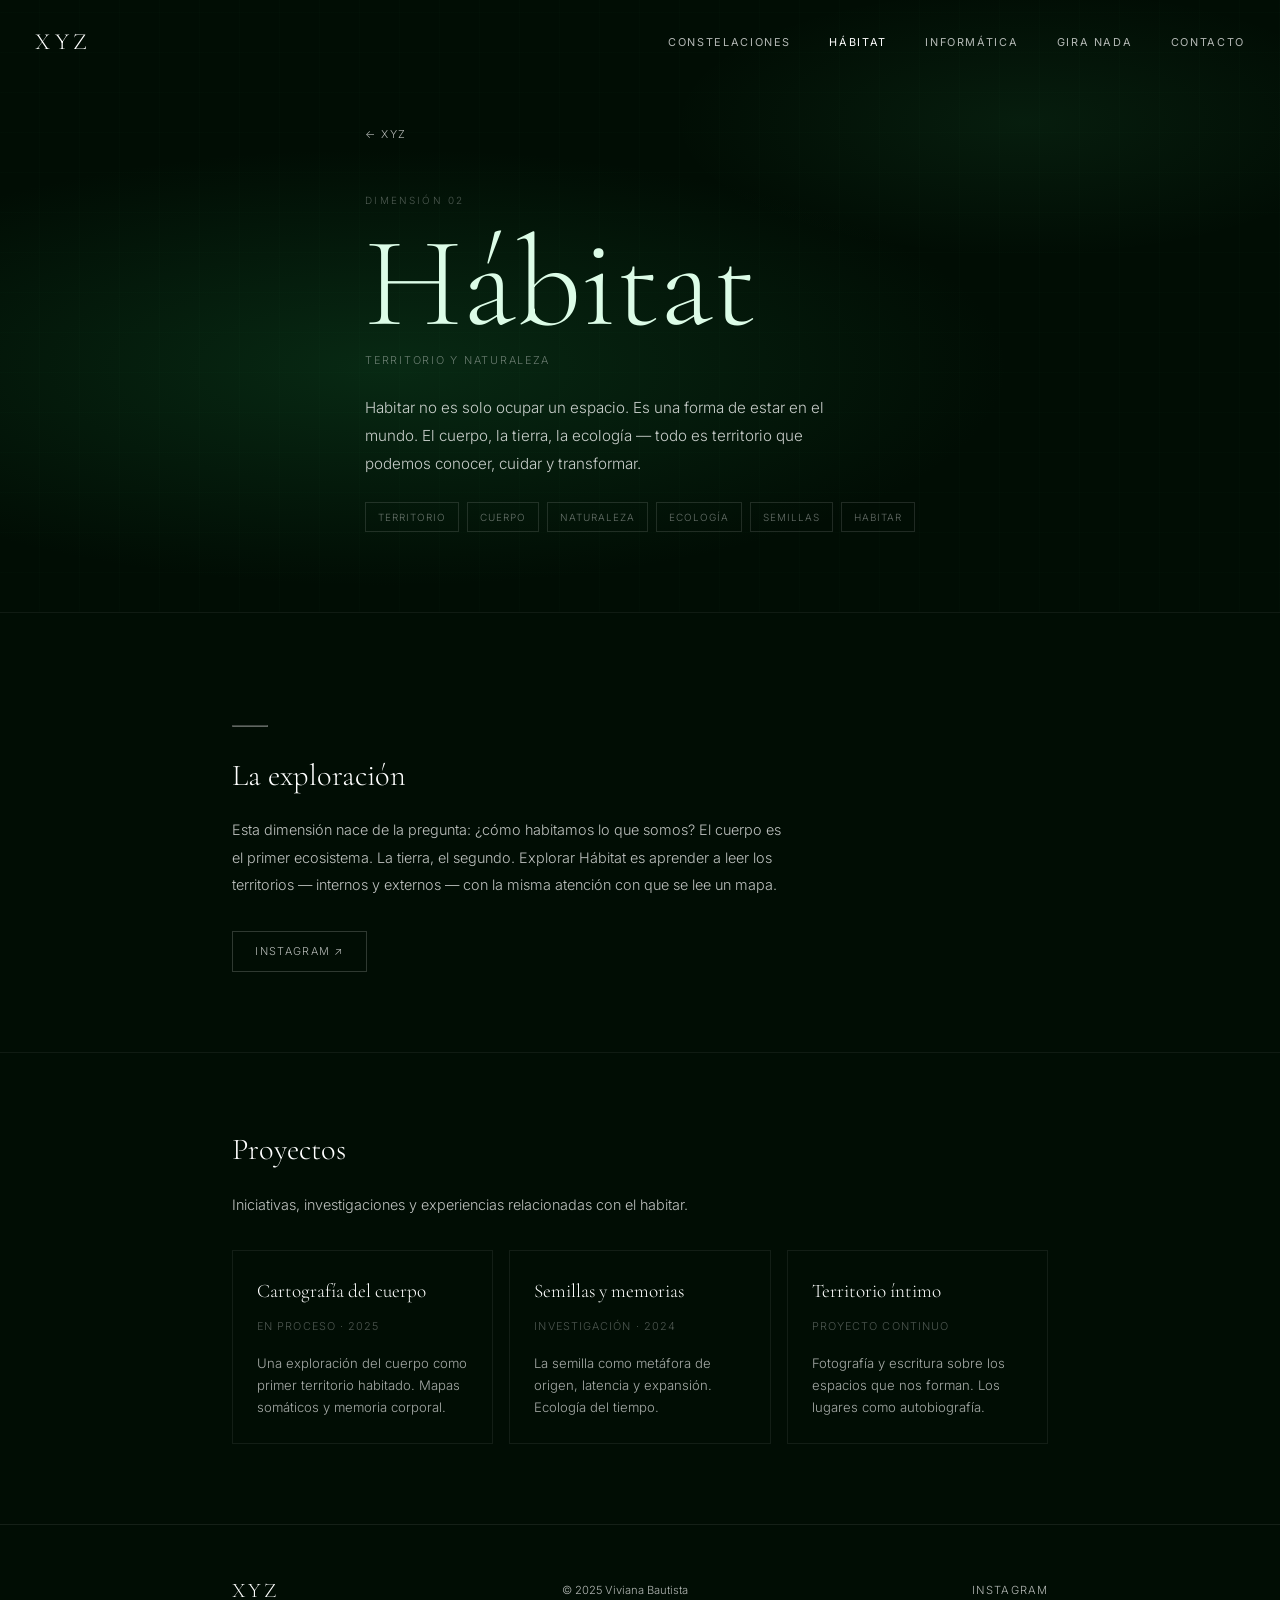
<file: habitat/index.html>
<!DOCTYPE html>
<html lang="es">
<head>
  <meta charset="UTF-8">
  <meta name="viewport" content="width=device-width, initial-scale=1.0">
  <meta name="description" content="Hábitat — territorio, naturaleza y formas de habitar. Una dimensión de XYZ por Viviana Bautista.">
  <title>Hábitat — XYZ</title>
  <link rel="preconnect" href="https://fonts.googleapis.com">
  <link rel="preconnect" href="https://fonts.gstatic.com" crossorigin>
  <link href="https://fonts.googleapis.com/css2?family=Cormorant+Garamond:ital,wght@0,300;0,400;1,300;1,400&family=Inter:wght@300;400&display=swap" rel="stylesheet">
  <link rel="stylesheet" href="../css/base.css">
  <link rel="stylesheet" href="../css/dimension.css">
  <style>
    body { background: var(--habitat-bg); }

    .dim-hero-bg {
      background:
        radial-gradient(ellipse 75% 55% at 30% 60%, rgba(22,101,52,0.32) 0%, transparent 65%),
        radial-gradient(ellipse 50% 40% at 80% 20%, rgba(74,222,128,0.08) 0%, transparent 55%);
    }

    .dim-hero-title { color: #dcfce7; }

    .dim-rule { background: var(--habitat-light); }

    .dim-btn:hover,
    .dim-social:hover { border-color: var(--habitat-light); }

    /* Textura orgánica — grid sutil */
    .dim-hero::after {
      content: '';
      position: absolute;
      inset: 0;
      background-image:
        repeating-linear-gradient(0deg, transparent, transparent 39px, rgba(74,222,128,0.025) 40px),
        repeating-linear-gradient(90deg, transparent, transparent 39px, rgba(74,222,128,0.025) 40px);
      pointer-events: none;
    }
  </style>
</head>
<body class="dim-page">

  <nav class="nav scrolled" id="nav">
    <a href="/" class="nav-logo">XYZ</a>
    <button class="nav-toggle" id="navToggle" aria-label="Abrir menú" aria-expanded="false">
      <span></span><span></span><span></span>
    </button>
    <div class="nav-links" id="navLinks">
      <a href="/constelaciones/" class="nav-link">Constelaciones</a>
      <a href="/habitat/" class="nav-link active">Hábitat</a>
      <a href="/informatica/" class="nav-link">Informática</a>
      <a href="/gira-nada/" class="nav-link">Gira Nada</a>
      <a href="/contacto/" class="nav-link">Contacto</a>
    </div>
  </nav>

  <section class="dim-hero">
    <div class="dim-hero-bg"></div>
    <div class="container">
      <a href="/" class="dim-back">← XYZ</a>
      <p class="dim-hero-num">Dimensión 02</p>
      <h1 class="dim-hero-title">Hábitat</h1>
      <p class="dim-hero-subtitle">Territorio y Naturaleza</p>
      <p class="dim-hero-desc">
        Habitar no es solo ocupar un espacio. Es una forma de estar en el mundo.
        El cuerpo, la tierra, la ecología — todo es territorio
        que podemos conocer, cuidar y transformar.
      </p>
      <div class="dim-tags">
        <span class="dim-tag">Territorio</span>
        <span class="dim-tag">Cuerpo</span>
        <span class="dim-tag">Naturaleza</span>
        <span class="dim-tag">Ecología</span>
        <span class="dim-tag">Semillas</span>
        <span class="dim-tag">Habitar</span>
      </div>
    </div>
  </section>

  <main>
    <section class="dim-section" style="background: var(--habitat-bg);">
      <div class="container">
        <hr class="dim-rule">
        <h2 class="dim-section-title">La exploración</h2>
        <p class="dim-section-text">
          Esta dimensión nace de la pregunta: ¿cómo habitamos lo que somos?
          El cuerpo es el primer ecosistema. La tierra, el segundo.
          Explorar Hábitat es aprender a leer los territorios — internos y externos —
          con la misma atención con que se lee un mapa.
        </p>
        <div class="dim-socials">
          <a href="https://www.instagram.com/xyz.habitat/" target="_blank" rel="noopener noreferrer" class="dim-social">
            Instagram ↗
          </a>
        </div>
      </div>
    </section>

    <section class="dim-section" style="background: var(--habitat-bg);">
      <div class="container">
        <h2 class="dim-section-title">Proyectos</h2>
        <p class="dim-section-text" style="margin-bottom: 1.5rem;">
          Iniciativas, investigaciones y experiencias relacionadas con el habitar.
        </p>
        <div class="dim-projects-grid">
          <div class="dim-project-card">
            <p class="dim-project-title">Cartografía del cuerpo</p>
            <p class="dim-project-meta">En proceso · 2025</p>
            <p class="dim-project-desc">
              Una exploración del cuerpo como primer territorio habitado.
              Mapas somáticos y memoria corporal.
            </p>
          </div>
          <div class="dim-project-card">
            <p class="dim-project-title">Semillas y memorias</p>
            <p class="dim-project-meta">Investigación · 2024</p>
            <p class="dim-project-desc">
              La semilla como metáfora de origen, latencia y expansión.
              Ecología del tiempo.
            </p>
          </div>
          <div class="dim-project-card">
            <p class="dim-project-title">Territorio íntimo</p>
            <p class="dim-project-meta">Proyecto continuo</p>
            <p class="dim-project-desc">
              Fotografía y escritura sobre los espacios que nos forman.
              Los lugares como autobiografía.
            </p>
          </div>
        </div>
      </div>
    </section>
  </main>

  <footer class="footer" style="background: var(--habitat-bg);">
    <div class="container">
      <p class="footer-xyz">XYZ</p>
      <p class="footer-copy">© 2025 Viviana Bautista</p>
      <div class="footer-socials">
        <a href="https://www.instagram.com/xyz.habitat/" target="_blank" rel="noopener noreferrer">Instagram</a>
      </div>
    </div>
  </footer>

  <script src="../js/nav.js"></script>
</body>
</html>
</file>
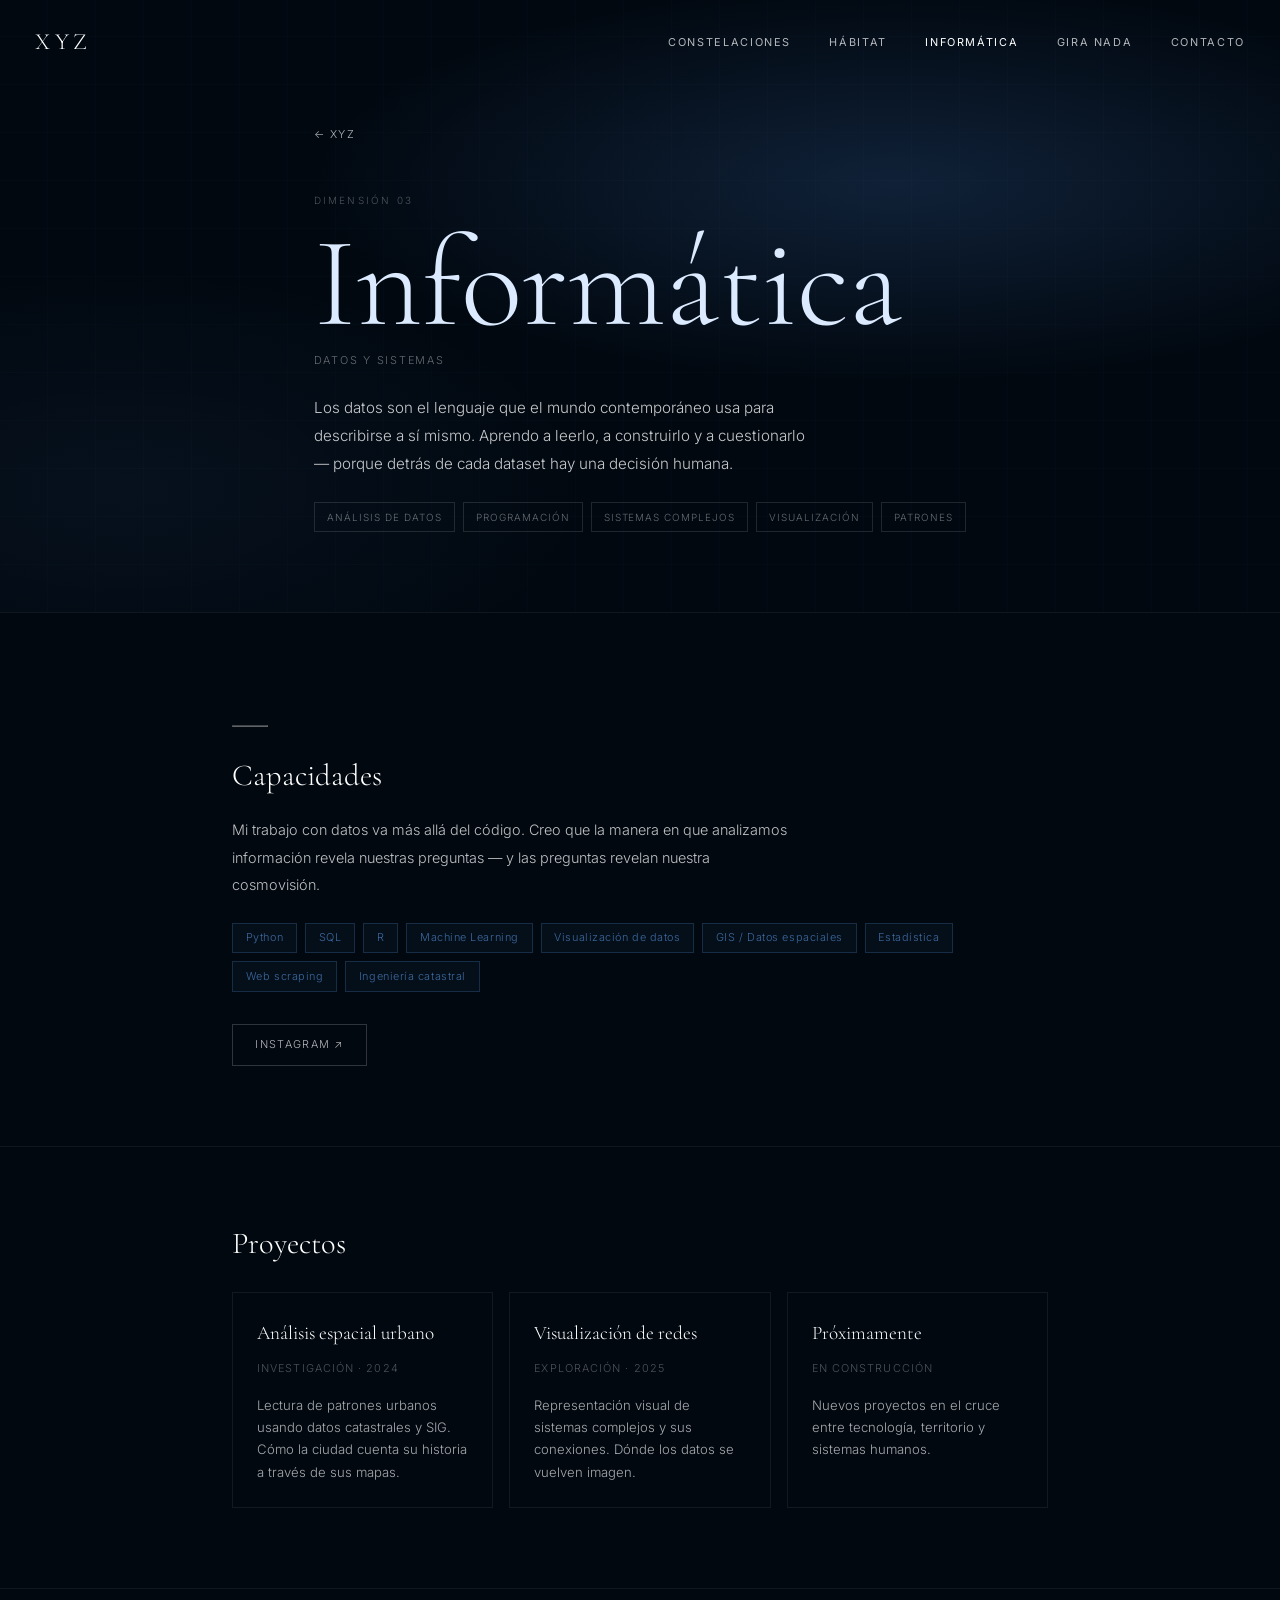
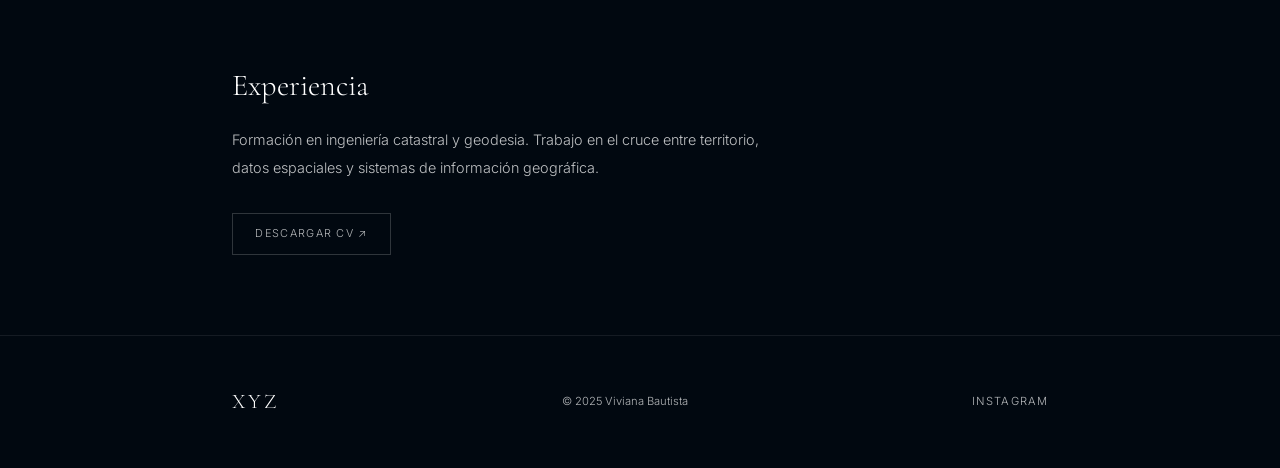
<file: informatica/index.html>
<!DOCTYPE html>
<html lang="es">
<head>
  <meta charset="UTF-8">
  <meta name="viewport" content="width=device-width, initial-scale=1.0">
  <meta name="description" content="Informática — datos, análisis y sistemas. Una dimensión de XYZ por Viviana Bautista.">
  <title>Informática — XYZ</title>
  <link rel="preconnect" href="https://fonts.googleapis.com">
  <link rel="preconnect" href="https://fonts.gstatic.com" crossorigin>
  <link href="https://fonts.googleapis.com/css2?family=Cormorant+Garamond:ital,wght@0,300;0,400;1,300;1,400&family=Inter:wght@300;400&display=swap" rel="stylesheet">
  <link rel="stylesheet" href="../css/base.css">
  <link rel="stylesheet" href="../css/dimension.css">
  <style>
    body { background: var(--informatica-bg); }

    .dim-hero-bg {
      background:
        radial-gradient(ellipse 70% 50% at 70% 30%, rgba(30,58,95,0.5) 0%, transparent 65%),
        radial-gradient(ellipse 60% 60% at 10% 80%, rgba(96,165,250,0.06) 0%, transparent 60%);
    }

    .dim-hero-title { color: #dbeafe; }

    .dim-rule { background: var(--informatica-light); }

    .dim-btn:hover,
    .dim-social:hover { border-color: var(--informatica-light); }

    /* Grid sutil estilo interfaz */
    .dim-hero::after {
      content: '';
      position: absolute;
      inset: 0;
      background-image:
        repeating-linear-gradient(0deg, transparent, transparent 47px, rgba(96,165,250,0.03) 48px),
        repeating-linear-gradient(90deg, transparent, transparent 47px, rgba(96,165,250,0.03) 48px);
      pointer-events: none;
    }

    .skill-grid {
      display: flex;
      flex-wrap: wrap;
      gap: 0.5rem;
      margin-top: 1.5rem;
    }

    .skill-tag {
      font-family: 'Inter', monospace;
      font-size: 0.68rem;
      letter-spacing: 0.05em;
      border: 1px solid rgba(96,165,250,0.2);
      padding: 0.3rem 0.8rem;
      color: rgba(96,165,250,0.6);
      background: rgba(96,165,250,0.04);
    }
  </style>
</head>
<body class="dim-page">

  <nav class="nav scrolled" id="nav">
    <a href="/" class="nav-logo">XYZ</a>
    <button class="nav-toggle" id="navToggle" aria-label="Abrir menú" aria-expanded="false">
      <span></span><span></span><span></span>
    </button>
    <div class="nav-links" id="navLinks">
      <a href="/constelaciones/" class="nav-link">Constelaciones</a>
      <a href="/habitat/" class="nav-link">Hábitat</a>
      <a href="/informatica/" class="nav-link active">Informática</a>
      <a href="/gira-nada/" class="nav-link">Gira Nada</a>
      <a href="/contacto/" class="nav-link">Contacto</a>
    </div>
  </nav>

  <section class="dim-hero">
    <div class="dim-hero-bg"></div>
    <div class="container">
      <a href="/" class="dim-back">← XYZ</a>
      <p class="dim-hero-num">Dimensión 03</p>
      <h1 class="dim-hero-title">Informática</h1>
      <p class="dim-hero-subtitle">Datos y Sistemas</p>
      <p class="dim-hero-desc">
        Los datos son el lenguaje que el mundo contemporáneo usa para describirse a sí mismo.
        Aprendo a leerlo, a construirlo y a cuestionarlo —
        porque detrás de cada dataset hay una decisión humana.
      </p>
      <div class="dim-tags">
        <span class="dim-tag">Análisis de datos</span>
        <span class="dim-tag">Programación</span>
        <span class="dim-tag">Sistemas complejos</span>
        <span class="dim-tag">Visualización</span>
        <span class="dim-tag">Patrones</span>
      </div>
    </div>
  </section>

  <main>
    <section class="dim-section" style="background: var(--informatica-bg);">
      <div class="container">
        <hr class="dim-rule">
        <h2 class="dim-section-title">Capacidades</h2>
        <p class="dim-section-text">
          Mi trabajo con datos va más allá del código. Creo que la manera en que
          analizamos información revela nuestras preguntas —
          y las preguntas revelan nuestra cosmovisión.
        </p>
        <div class="skill-grid">
          <span class="skill-tag">Python</span>
          <span class="skill-tag">SQL</span>
          <span class="skill-tag">R</span>
          <span class="skill-tag">Machine Learning</span>
          <span class="skill-tag">Visualización de datos</span>
          <span class="skill-tag">GIS / Datos espaciales</span>
          <span class="skill-tag">Estadística</span>
          <span class="skill-tag">Web scraping</span>
          <span class="skill-tag">Ingeniería catastral</span>
        </div>
        <div class="dim-socials" style="margin-top: 2rem;">
          <a href="https://www.instagram.com/xyz.informatica/" target="_blank" rel="noopener noreferrer" class="dim-social">
            Instagram ↗
          </a>
        </div>
      </div>
    </section>

    <section class="dim-section" style="background: var(--informatica-bg);">
      <div class="container">
        <h2 class="dim-section-title">Proyectos</h2>
        <div class="dim-projects-grid">
          <div class="dim-project-card">
            <p class="dim-project-title">Análisis espacial urbano</p>
            <p class="dim-project-meta">Investigación · 2024</p>
            <p class="dim-project-desc">
              Lectura de patrones urbanos usando datos catastrales y SIG.
              Cómo la ciudad cuenta su historia a través de sus mapas.
            </p>
          </div>
          <div class="dim-project-card">
            <p class="dim-project-title">Visualización de redes</p>
            <p class="dim-project-meta">Exploración · 2025</p>
            <p class="dim-project-desc">
              Representación visual de sistemas complejos y sus conexiones.
              Dónde los datos se vuelven imagen.
            </p>
          </div>
          <div class="dim-project-card">
            <p class="dim-project-title">Próximamente</p>
            <p class="dim-project-meta">En construcción</p>
            <p class="dim-project-desc">
              Nuevos proyectos en el cruce entre tecnología, territorio
              y sistemas humanos.
            </p>
          </div>
        </div>
      </div>
    </section>

    <section class="dim-section" style="background: var(--informatica-bg);">
      <div class="container">
        <h2 class="dim-section-title">Experiencia</h2>
        <p class="dim-section-text" style="margin-bottom: 2rem;">
          Formación en ingeniería catastral y geodesia. Trabajo en el cruce entre
          territorio, datos espaciales y sistemas de información geográfica.
        </p>
        <a href="/contacto/" class="dim-social" style="display: inline-flex;">
          Descargar CV ↗
        </a>
      </div>
    </section>
  </main>

  <footer class="footer" style="background: var(--informatica-bg);">
    <div class="container">
      <p class="footer-xyz">XYZ</p>
      <p class="footer-copy">© 2025 Viviana Bautista</p>
      <div class="footer-socials">
        <a href="https://www.instagram.com/xyz.informatica/" target="_blank" rel="noopener noreferrer">Instagram</a>
      </div>
    </div>
  </footer>

  <script src="../js/nav.js"></script>
</body>
</html>
</file>
<file: css/base.css>
/* ================================================
   XYZ — Sistema de diseño base
   Viviana Bautista
   ================================================ */

:root {
  --bg: #000000;
  --text: #ffffff;
  --text-muted: rgba(255, 255, 255, 0.7);
  --text-subtle: rgba(255, 255, 255, 0.4);
  --border: rgba(255, 255, 255, 0.08);
  --border-hover: rgba(255, 255, 255, 0.22);

  /* Dimensiones */
  --constelaciones-bg: #040006;
  --constelaciones-accent: #7c3aed;
  --constelaciones-light: #a78bfa;

  --habitat-bg: #010d04;
  --habitat-accent: #166534;
  --habitat-light: #4ade80;

  --informatica-bg: #010810;
  --informatica-accent: #1e3a5f;
  --informatica-light: #60a5fa;

  --giranada-bg: #0e0000;
  --giranada-accent: #7f1d1d;
  --giranada-light: #f97316;

  /* Tipografía */
  --font-display: 'Cormorant Garamond', Georgia, serif;
  --font-body: 'Inter', system-ui, -apple-system, sans-serif;

  /* Espaciado */
  --s1: 0.5rem;
  --s2: 1rem;
  --s3: 1.5rem;
  --s4: 2rem;
  --s5: 3rem;
  --s6: 5rem;
  --s7: 8rem;

  --ease: 0.3s cubic-bezier(0.4, 0, 0.2, 1);
}

*, *::before, *::after {
  box-sizing: border-box;
  margin: 0;
  padding: 0;
}

html { scroll-behavior: smooth; }

body {
  background: var(--bg);
  color: var(--text);
  font-family: var(--font-body);
  font-weight: 300;
  font-size: 16px;
  line-height: 1.75;
  overflow-x: hidden;
  -webkit-font-smoothing: antialiased;
}

a { color: inherit; text-decoration: none; }
button { cursor: pointer; font-family: inherit; }
img, video { max-width: 100%; display: block; }

.container {
  max-width: 880px;
  margin: 0 auto;
  padding: 0 var(--s4);
}

.section-label {
  font-size: 0.63rem;
  font-weight: 400;
  letter-spacing: 0.24em;
  text-transform: uppercase;
  color: var(--text-muted);
  margin-bottom: var(--s4);
}

/* ─── Navegación ─── */

.nav {
  position: fixed;
  top: 0;
  left: 0;
  right: 0;
  z-index: 100;
  display: flex;
  align-items: center;
  justify-content: space-between;
  padding: 1.4rem 2.2rem;
  transition: background var(--ease), border-color var(--ease);
}

.nav.scrolled {
  background: rgba(0, 0, 0, 0.9);
  backdrop-filter: blur(14px);
  -webkit-backdrop-filter: blur(14px);
  border-bottom: 1px solid var(--border);
}

.nav-logo {
  font-family: var(--font-display);
  font-size: 1.45rem;
  letter-spacing: 0.2em;
  font-weight: 300;
  transition: opacity var(--ease);
}

.nav-logo:hover { opacity: 0.65; }

.nav-links {
  display: flex;
  align-items: center;
  gap: 2.4rem;
}

.nav-link {
  font-size: 0.68rem;
  font-weight: 400;
  letter-spacing: 0.15em;
  text-transform: uppercase;
  color: var(--text-muted);
  transition: color var(--ease);
}

.nav-link:hover,
.nav-link.active { color: var(--text); }

.nav-toggle {
  display: none;
  flex-direction: column;
  gap: 5px;
  background: none;
  border: none;
  padding: 4px;
}

.nav-toggle span {
  display: block;
  width: 22px;
  height: 1px;
  background: var(--text);
  transition: transform var(--ease), opacity var(--ease);
}

.nav-toggle.active span:nth-child(1) { transform: translateY(6px) rotate(45deg); }
.nav-toggle.active span:nth-child(2) { opacity: 0; }
.nav-toggle.active span:nth-child(3) { transform: translateY(-6px) rotate(-45deg); }

/* ─── Footer ─── */

.footer {
  border-top: 1px solid var(--border);
  padding: var(--s5) 0;
  position: relative;
  z-index: 1;
  background: var(--bg);
}

.footer .container {
  display: flex;
  align-items: center;
  justify-content: space-between;
  flex-wrap: wrap;
  gap: var(--s2);
}

.footer-xyz {
  font-family: var(--font-display);
  font-size: 1.3rem;
  letter-spacing: 0.12em;
  font-weight: 300;
}

.footer-copy {
  font-size: 0.7rem;
  color: var(--text-muted);
}

.footer-socials {
  display: flex;
  gap: var(--s3);
}

.footer-socials a {
  font-size: 0.7rem;
  letter-spacing: 0.1em;
  text-transform: uppercase;
  color: var(--text-muted);
  transition: color var(--ease);
}

.footer-socials a:hover { color: var(--text); }

/* ─── Keyframes ─── */

@keyframes fadeIn {
  from { opacity: 0; }
  to   { opacity: 1; }
}

@keyframes fadeInUp {
  from { opacity: 0; transform: translateY(20px); }
  to   { opacity: 1; transform: translateY(0); }
}

/* ─── Responsive ─── */

@media (max-width: 768px) {
  .nav { padding: 1.2rem 1.4rem; }

  .nav-links {
    position: fixed;
    top: 0; right: -100%; bottom: 0;
    width: 72%;
    max-width: 280px;
    background: rgba(0, 0, 0, 0.97);
    border-left: 1px solid var(--border);
    flex-direction: column;
    justify-content: center;
    gap: 2rem;
    padding: 2rem;
    transition: right var(--ease);
    z-index: 99;
  }

  .nav-links.open { right: 0; }
  .nav-link { font-size: 0.85rem; }
  .nav-toggle { display: flex; z-index: 101; }

  .footer .container { flex-direction: column; align-items: flex-start; }
}
</file>
<file: css/home.css>
/* ================================================
   XYZ — Home page
   ================================================ */

/* ─── Canvas cosmos ─── */

#cosmos {
  position: fixed;
  top: 0; left: 0;
  width: 100%; height: 100%;
  z-index: 0;
  pointer-events: none;
}

/* ─── Nav (home: empieza transparente) ─── */

.home .nav-logo,
.home .nav-links {
  opacity: 0;
  animation: fadeIn 0.6s ease forwards;
  animation-delay: 3.6s;
}

/* ─── Hero ─── */

.hero {
  position: relative;
  z-index: 1;
  height: 100vh;
  display: flex;
  flex-direction: column;
  align-items: center;
  justify-content: center;
  text-align: center;
}

.hero-identity {
  opacity: 0;
  transform: translateY(12px);
}

.hero-identity.visible {
  animation: fadeInUp 1s cubic-bezier(0.16, 1, 0.3, 1) forwards;
}

.hero-xyz {
  font-family: var(--font-display);
  font-size: clamp(6rem, 22vw, 17rem);
  font-weight: 300;
  letter-spacing: 0.08em;
  line-height: 0.88;
  color: var(--text);
}

.hero-name {
  font-family: var(--font-body);
  font-size: 0.72rem;
  font-weight: 400;
  letter-spacing: 0.28em;
  text-transform: uppercase;
  color: var(--text-muted);
  margin-top: 1.1rem;
}

.hero-tagline {
  margin-top: 2.6rem;
  font-family: var(--font-display);
  font-size: clamp(0.95rem, 2.2vw, 1.25rem);
  font-weight: 300;
  font-style: italic;
  color: var(--text-muted);
  line-height: 1.65;
  opacity: 0;
  transform: translateY(12px);
}

.hero-tagline.visible {
  animation: fadeInUp 1s cubic-bezier(0.16, 1, 0.3, 1) forwards;
}

/* ─── Scroll cue ─── */

.scroll-cue {
  position: absolute;
  bottom: 2.8rem;
  left: 50%;
  transform: translateX(-50%);
  opacity: 0;
  animation: fadeIn 0.6s ease forwards;
  animation-delay: 4.2s;
  display: flex;
  flex-direction: column;
  align-items: center;
  gap: 0.6rem;
}

.scroll-cue-label {
  font-size: 0.58rem;
  letter-spacing: 0.2em;
  text-transform: uppercase;
  color: var(--text-subtle);
}

.scroll-cue-line {
  display: block;
  width: 1px;
  height: 44px;
  background: linear-gradient(to bottom, transparent, var(--text-muted));
  animation: scrollPulse 2.2s ease infinite;
}

@keyframes scrollPulse {
  0%   { opacity: 0; transform: scaleY(0); transform-origin: top; }
  40%  { opacity: 1; transform: scaleY(1); transform-origin: top; }
  60%  { opacity: 1; transform: scaleY(1); transform-origin: bottom; }
  100% { opacity: 0; transform: scaleY(0); transform-origin: bottom; }
}

/* ─── Transición del canvas al contenido ─── */

.hero-fade {
  position: absolute;
  bottom: 0; left: 0; right: 0;
  height: 200px;
  background: linear-gradient(to bottom, transparent 0%, rgba(0,0,0,0.6) 50%, var(--bg) 100%);
  z-index: 2;
  pointer-events: none;
}

/* ─── Secciones de contenido ─── */

.content-section {
  position: relative;
  z-index: 2;
  background: var(--bg);
  border-top: 1px solid var(--border);
  padding: var(--s6) 0;
}

/* ─── Sobre XYZ ─── */

.xyz-quote {
  font-family: var(--font-display);
  font-size: clamp(1.5rem, 4vw, 2.6rem);
  font-weight: 300;
  font-style: italic;
  line-height: 1.25;
  color: var(--text);
  margin-bottom: var(--s4);
  max-width: 680px;
}

.xyz-description {
  font-size: 0.93rem;
  color: var(--text-muted);
  max-width: 520px;
  line-height: 1.9;
}

.xyz-note {
  margin-top: var(--s2);
  font-family: var(--font-display);
  font-size: 1rem;
  font-style: italic;
  color: var(--text-subtle);
}

/* ─── Principios ─── */

.principios-list {
  list-style: none;
}

.principio-item {
  display: grid;
  grid-template-columns: 52px 1fr;
  gap: var(--s2);
  padding: var(--s3) 0;
  border-bottom: 1px solid var(--border);
  align-items: start;
}

.principio-item:first-child {
  border-top: 1px solid var(--border);
}

.principio-num {
  font-size: 0.6rem;
  letter-spacing: 0.18em;
  color: var(--text-subtle);
  padding-top: 0.3rem;
}

.principio-titulo {
  font-family: var(--font-display);
  font-size: 1.35rem;
  font-weight: 400;
  display: block;
  margin-bottom: 0.2rem;
  line-height: 1.2;
}

.principio-desc {
  font-size: 0.82rem;
  color: var(--text-muted);
  line-height: 1.65;
}

/* ─── Dimensiones ─── */

.dimensiones-intro {
  font-size: 0.9rem;
  color: var(--text-muted);
  max-width: 460px;
  line-height: 1.85;
  margin-bottom: var(--s5);
}

.dimensiones-grid {
  display: grid;
  grid-template-columns: 1fr 1fr;
  gap: 1px;
  background: var(--border);
  border: 1px solid var(--border);
}

.dim-card {
  background: var(--bg);
  padding: 2.4rem 2rem;
  display: block;
  transition: background var(--ease);
  position: relative;
  overflow: hidden;
}

.dim-card-accent {
  position: absolute;
  top: 0; left: 0; right: 0;
  height: 2px;
  opacity: 0;
  transition: opacity var(--ease);
}

.dim-card[data-dim="constelaciones"] .dim-card-accent { background: var(--constelaciones-light); }
.dim-card[data-dim="habitat"]         .dim-card-accent { background: var(--habitat-light); }
.dim-card[data-dim="informatica"]     .dim-card-accent { background: var(--informatica-light); }
.dim-card[data-dim="giranada"]        .dim-card-accent { background: var(--giranada-light); }

.dim-card:hover { background: rgba(255,255,255,0.025); }
.dim-card:hover .dim-card-accent { opacity: 1; }

.dim-card-num {
  font-size: 0.6rem;
  letter-spacing: 0.18em;
  color: var(--text-subtle);
  display: block;
  margin-bottom: var(--s3);
}

.dim-card-title {
  font-family: var(--font-display);
  font-size: 2.1rem;
  font-weight: 300;
  line-height: 1;
  margin-bottom: 0.3rem;
}

.dim-card-sub {
  font-size: 0.62rem;
  letter-spacing: 0.14em;
  text-transform: uppercase;
  color: var(--text-muted);
  margin-bottom: var(--s2);
}

.dim-card-desc {
  font-size: 0.82rem;
  color: var(--text-muted);
  line-height: 1.75;
  margin-bottom: var(--s3);
}

.dim-card-arrow {
  font-size: 1rem;
  color: var(--text-muted);
  transition: transform var(--ease), color var(--ease);
  display: inline-block;
}

.dim-card:hover .dim-card-arrow {
  transform: translateX(5px);
  color: var(--text);
}

/* ─── Intersecciones ─── */

.intersecciones-grid {
  display: grid;
  grid-template-columns: 1fr 1fr 1fr;
  gap: var(--s2);
  margin-top: var(--s4);
}

.interseccion-item {
  border: 1px solid var(--border);
  padding: var(--s3);
}

.interseccion-label {
  font-size: 0.65rem;
  letter-spacing: 0.12em;
  text-transform: uppercase;
  color: var(--text-subtle);
  margin-bottom: var(--s1);
  line-height: 1.6;
}

.interseccion-desc {
  font-size: 0.8rem;
  color: var(--text-muted);
  line-height: 1.7;
}

/* ─── Responsive ─── */

@media (max-width: 768px) {
  .hero-xyz {
    font-size: clamp(5rem, 28vw, 9rem);
  }

  .dimensiones-grid {
    grid-template-columns: 1fr;
  }

  .intersecciones-grid {
    grid-template-columns: 1fr;
  }

  .content-section {
    padding: var(--s5) 0;
  }
}
</file>
<file: css/dimension.css>
/* ================================================
   XYZ — Estilos compartidos para dimensiones
   ================================================ */

.dim-page {
  min-height: 100vh;
}

/* ─── Hero de dimensión ─── */

.dim-hero {
  min-height: 68vh;
  display: flex;
  flex-direction: column;
  justify-content: flex-end;
  padding: 7rem 0 5rem;
  position: relative;
  overflow: hidden;
}

.dim-hero-bg {
  position: absolute;
  inset: 0;
  z-index: 0;
}

.dim-hero .container {
  position: relative;
  z-index: 1;
}

.dim-back {
  display: inline-flex;
  align-items: center;
  gap: 0.5rem;
  font-size: 0.68rem;
  letter-spacing: 0.14em;
  text-transform: uppercase;
  color: var(--text-muted);
  margin-bottom: var(--s5);
  transition: color var(--ease);
}

.dim-back:hover { color: var(--text); }

.dim-hero-num {
  font-size: 0.62rem;
  letter-spacing: 0.22em;
  text-transform: uppercase;
  color: rgba(255, 255, 255, 0.3);
  margin-bottom: var(--s2);
}

.dim-hero-title {
  font-family: var(--font-display);
  font-size: clamp(3.5rem, 10vw, 8rem);
  font-weight: 300;
  line-height: 0.92;
  margin-bottom: 0.5rem;
}

.dim-hero-subtitle {
  font-size: 0.68rem;
  letter-spacing: 0.16em;
  text-transform: uppercase;
  color: rgba(255, 255, 255, 0.4);
  margin-bottom: var(--s3);
}

.dim-hero-desc {
  font-size: 0.95rem;
  color: rgba(255, 255, 255, 0.78);
  max-width: 500px;
  line-height: 1.85;
  margin-bottom: var(--s3);
}

.dim-tags {
  display: flex;
  flex-wrap: wrap;
  gap: 0.5rem;
}

.dim-tag {
  font-size: 0.62rem;
  letter-spacing: 0.1em;
  text-transform: uppercase;
  border: 1px solid rgba(255, 255, 255, 0.12);
  padding: 0.32rem 0.75rem;
  color: rgba(255, 255, 255, 0.4);
}

/* ─── Contenido de dimensión ─── */

.dim-section {
  padding: var(--s6) 0;
  border-top: 1px solid rgba(255, 255, 255, 0.06);
  position: relative;
  z-index: 1;
}

.dim-section-title {
  font-family: var(--font-display);
  font-size: 1.9rem;
  font-weight: 300;
  margin-bottom: var(--s3);
  line-height: 1.1;
}

.dim-section-text {
  font-size: 0.9rem;
  color: rgba(255, 255, 255, 0.75);
  max-width: 560px;
  line-height: 1.9;
}

/* ─── Línea decorativa ─── */

.dim-rule {
  width: 36px;
  height: 1px;
  margin: var(--s4) 0;
  opacity: 0.4;
}

/* ─── Social links ─── */

.dim-socials {
  display: flex;
  flex-wrap: wrap;
  gap: var(--s2);
  margin-top: var(--s4);
}

.dim-social {
  display: inline-flex;
  align-items: center;
  gap: 0.5rem;
  font-size: 0.68rem;
  letter-spacing: 0.12em;
  text-transform: uppercase;
  border: 1px solid rgba(255, 255, 255, 0.18);
  padding: 0.65rem 1.4rem;
  color: var(--text-muted);
  transition: all var(--ease);
}

.dim-social:hover {
  border-color: rgba(255, 255, 255, 0.5);
  color: var(--text);
  background: rgba(255, 255, 255, 0.04);
}

/* ─── Formulario ─── */

.dim-form-wrap {
  border: 1px solid rgba(255, 255, 255, 0.08);
  padding: var(--s4);
  margin-top: var(--s3);
  max-width: 520px;
}

.dim-input,
.dim-textarea {
  width: 100%;
  background: rgba(255, 255, 255, 0.03);
  border: none;
  border-bottom: 1px solid rgba(255, 255, 255, 0.1);
  padding: 0.75rem 0;
  color: var(--text);
  font-family: var(--font-body);
  font-weight: 300;
  font-size: 0.88rem;
  margin-bottom: var(--s3);
  outline: none;
  transition: border-color var(--ease);
  display: block;
}

.dim-input:focus,
.dim-textarea:focus {
  border-bottom-color: rgba(255, 255, 255, 0.4);
}

.dim-input::placeholder,
.dim-textarea::placeholder {
  color: rgba(255, 255, 255, 0.25);
  font-size: 0.82rem;
}

.dim-textarea {
  min-height: 100px;
  resize: vertical;
}

.dim-btn {
  background: transparent;
  color: var(--text);
  border: 1px solid rgba(255, 255, 255, 0.3);
  padding: 0.7rem 1.8rem;
  font-family: var(--font-body);
  font-size: 0.68rem;
  letter-spacing: 0.14em;
  text-transform: uppercase;
  transition: all var(--ease);
}

.dim-btn:hover {
  background: rgba(255, 255, 255, 0.06);
  border-color: rgba(255, 255, 255, 0.6);
}

/* ─── Grid de proyectos ─── */

.dim-projects-grid {
  display: grid;
  grid-template-columns: repeat(auto-fill, minmax(260px, 1fr));
  gap: var(--s2);
  margin-top: var(--s4);
}

.dim-project-card {
  border: 1px solid rgba(255, 255, 255, 0.07);
  padding: var(--s3);
  transition: border-color var(--ease);
}

.dim-project-card:hover {
  border-color: rgba(255, 255, 255, 0.18);
}

.dim-project-title {
  font-family: var(--font-display);
  font-size: 1.2rem;
  font-weight: 300;
  margin-bottom: var(--s1);
}

.dim-project-meta {
  font-size: 0.68rem;
  letter-spacing: 0.1em;
  text-transform: uppercase;
  color: rgba(255, 255, 255, 0.3);
  margin-bottom: var(--s2);
}

.dim-project-desc {
  font-size: 0.82rem;
  color: rgba(255, 255, 255, 0.65);
  line-height: 1.7;
}

/* ─── Responsive ─── */

@media (max-width: 768px) {
  .dim-hero {
    min-height: 55vh;
    padding: 6rem 0 3.5rem;
  }

  .dim-hero-title {
    font-size: clamp(3rem, 16vw, 5rem);
  }

  .dim-section { padding: var(--s5) 0; }
}
</file>
